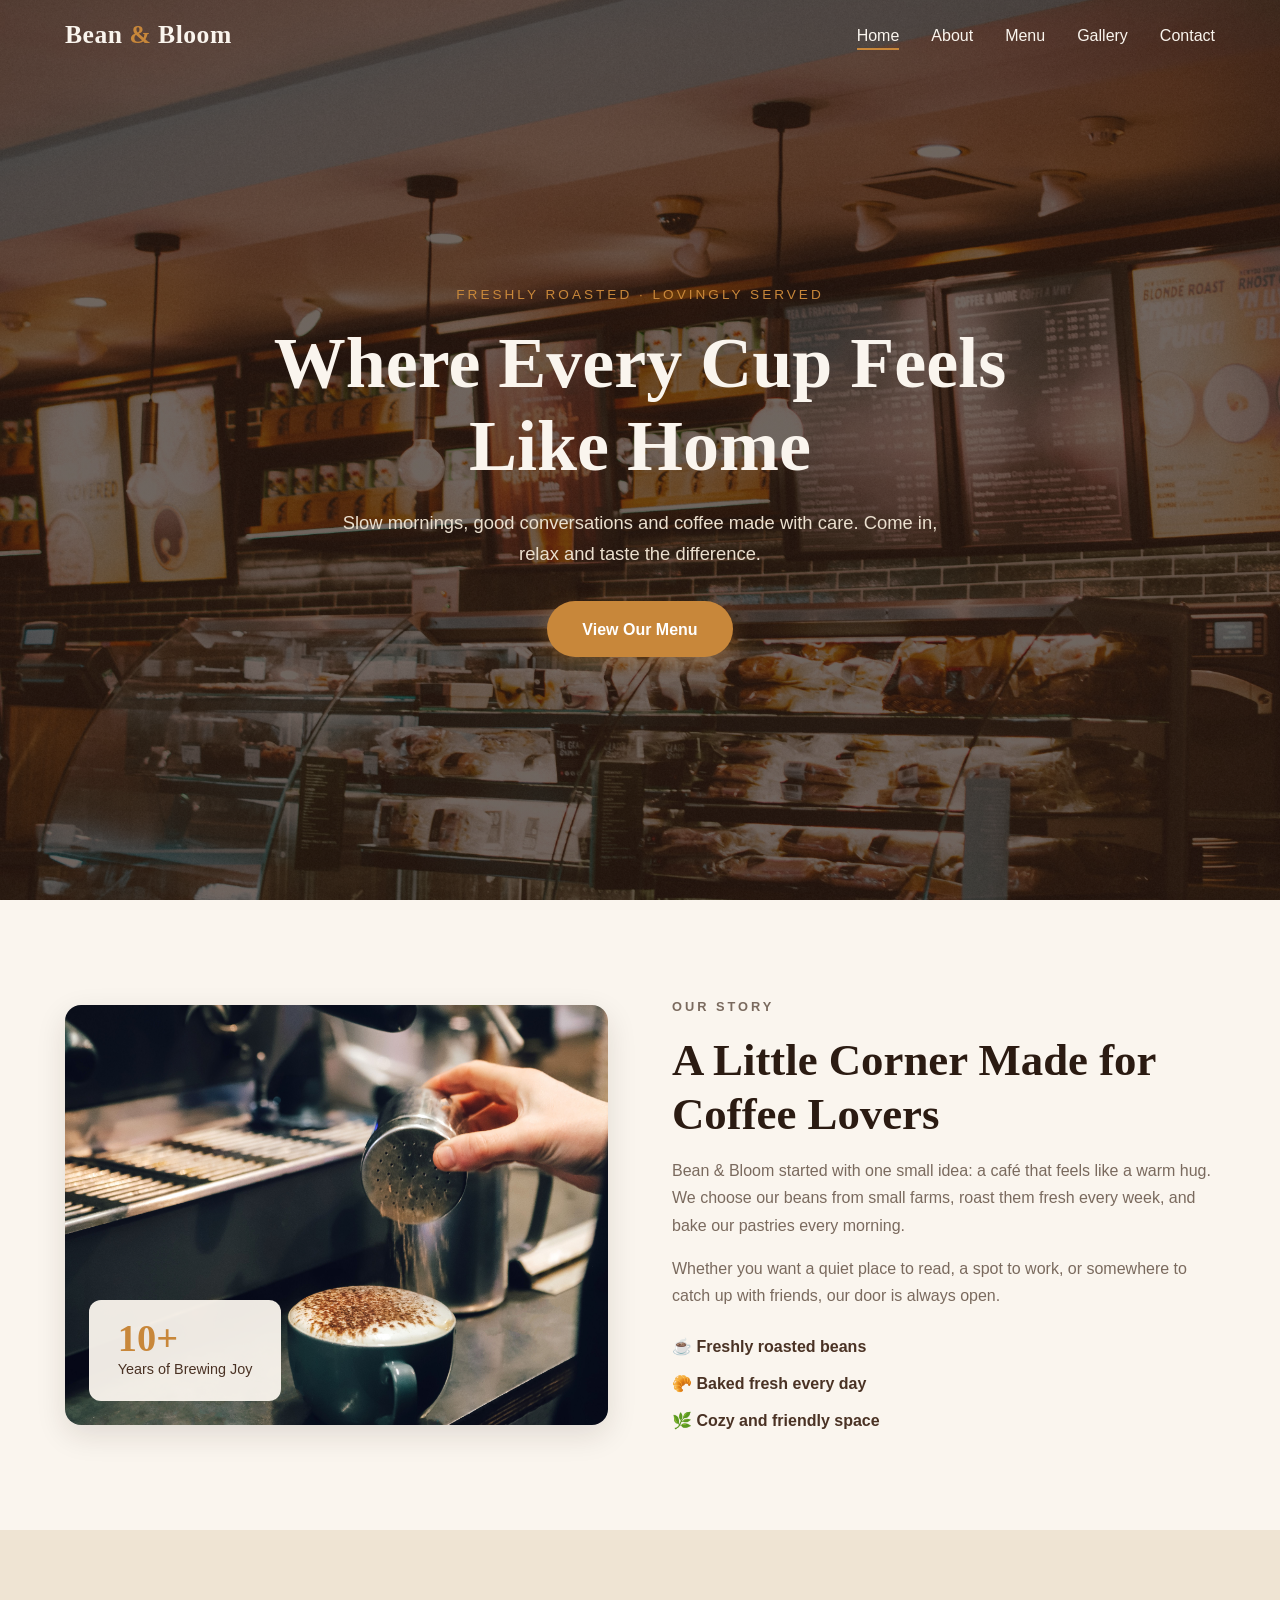
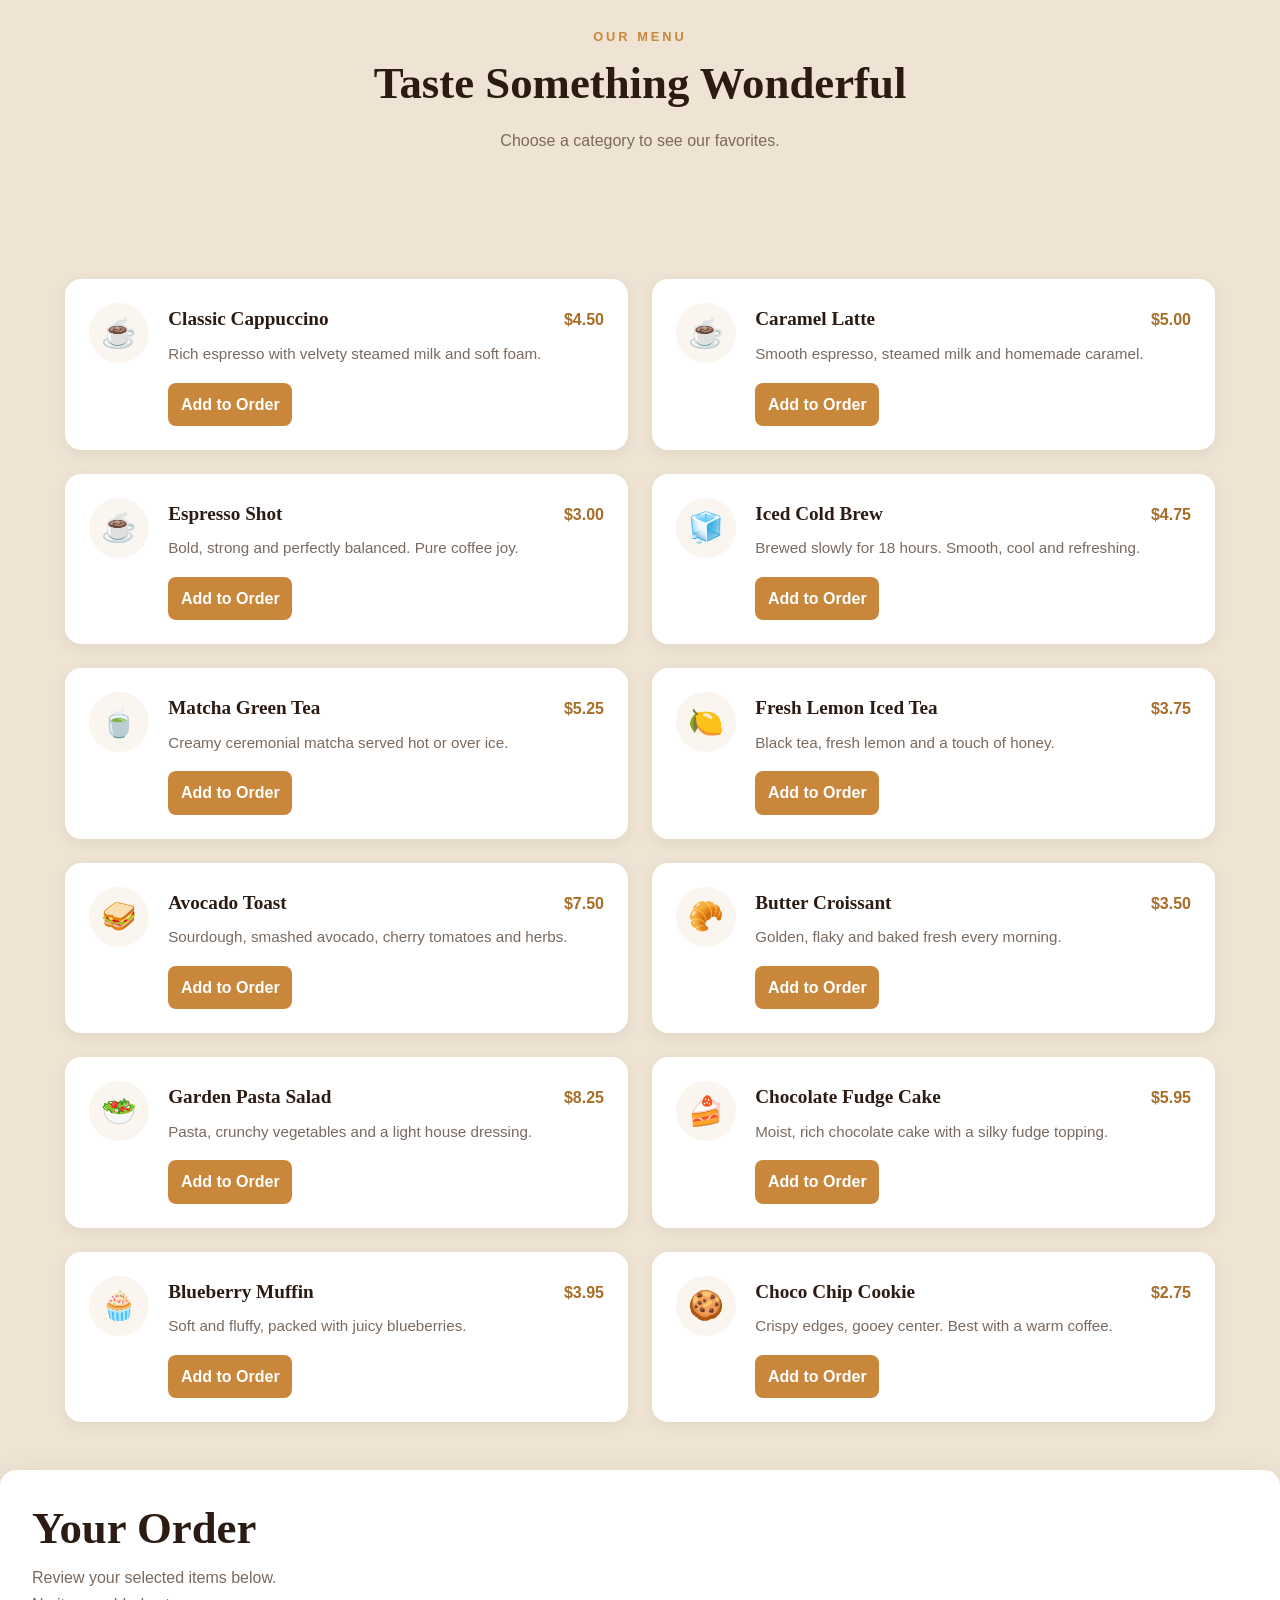
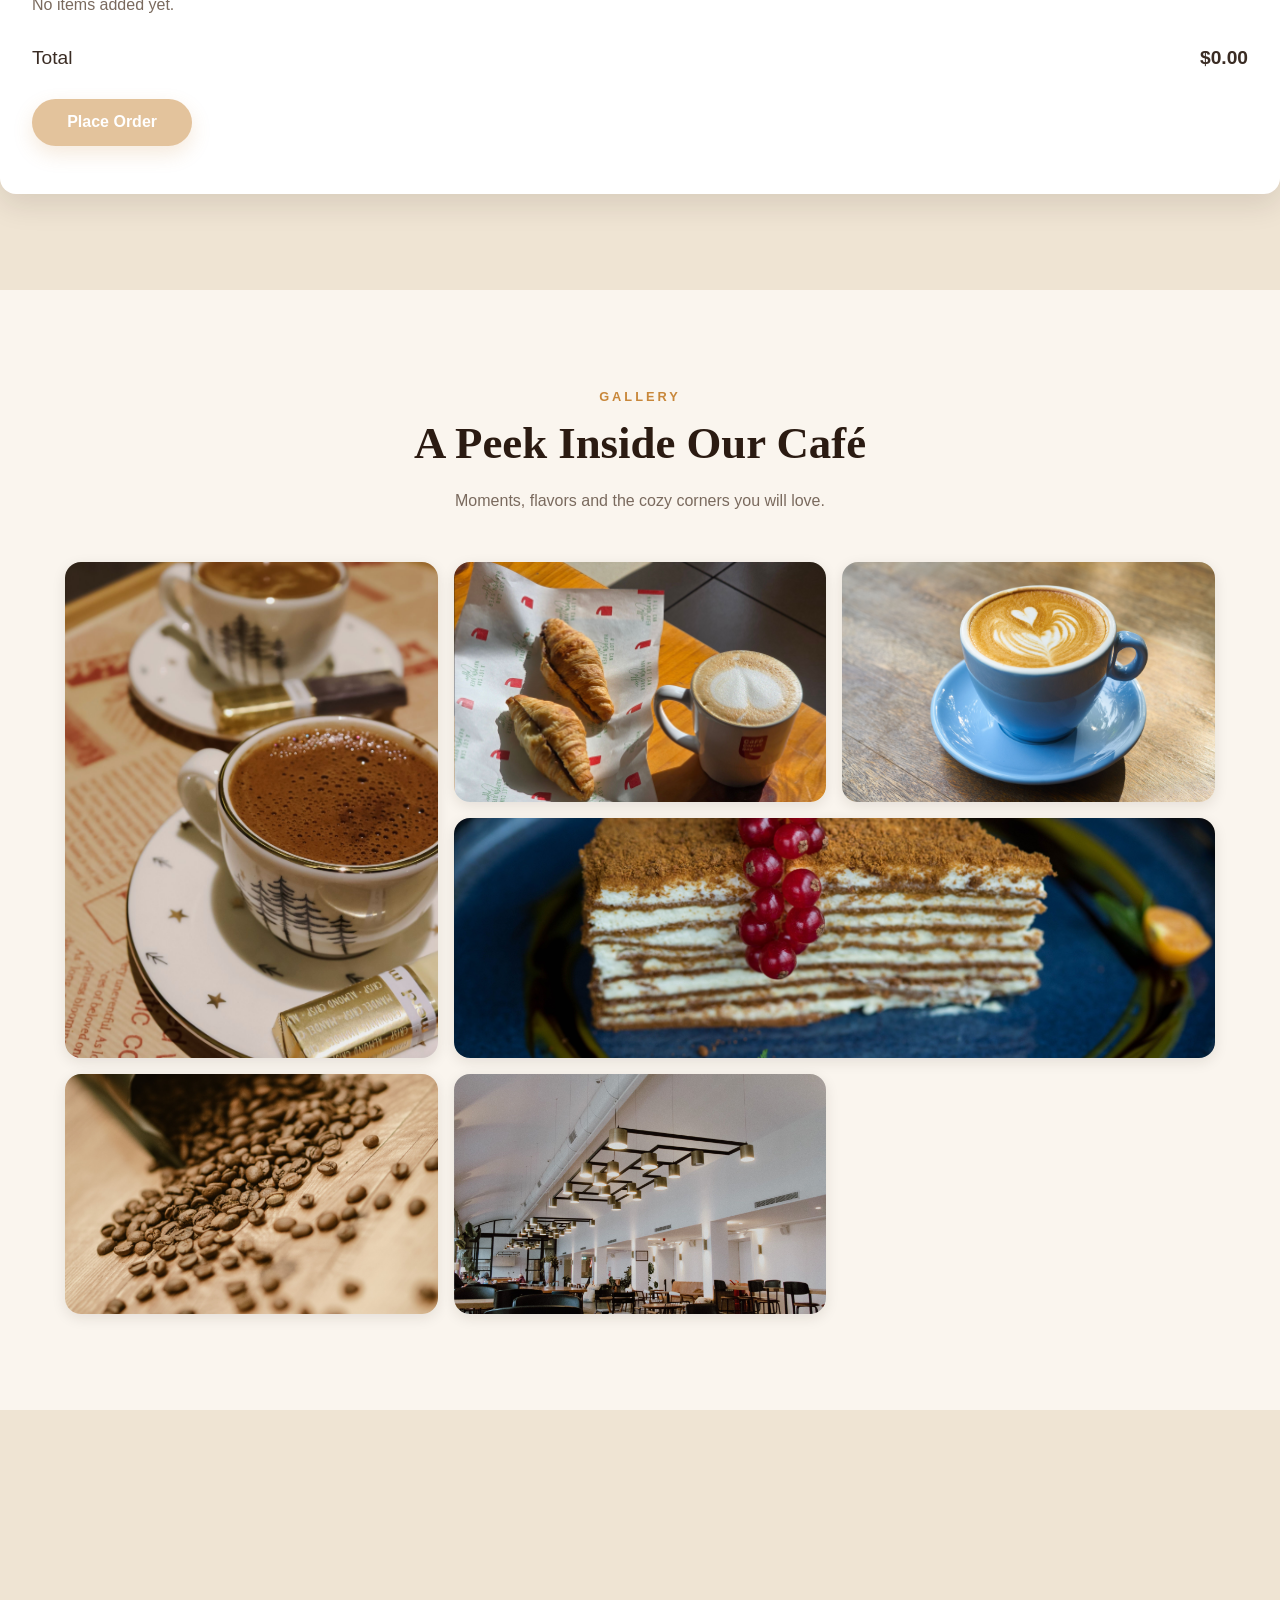
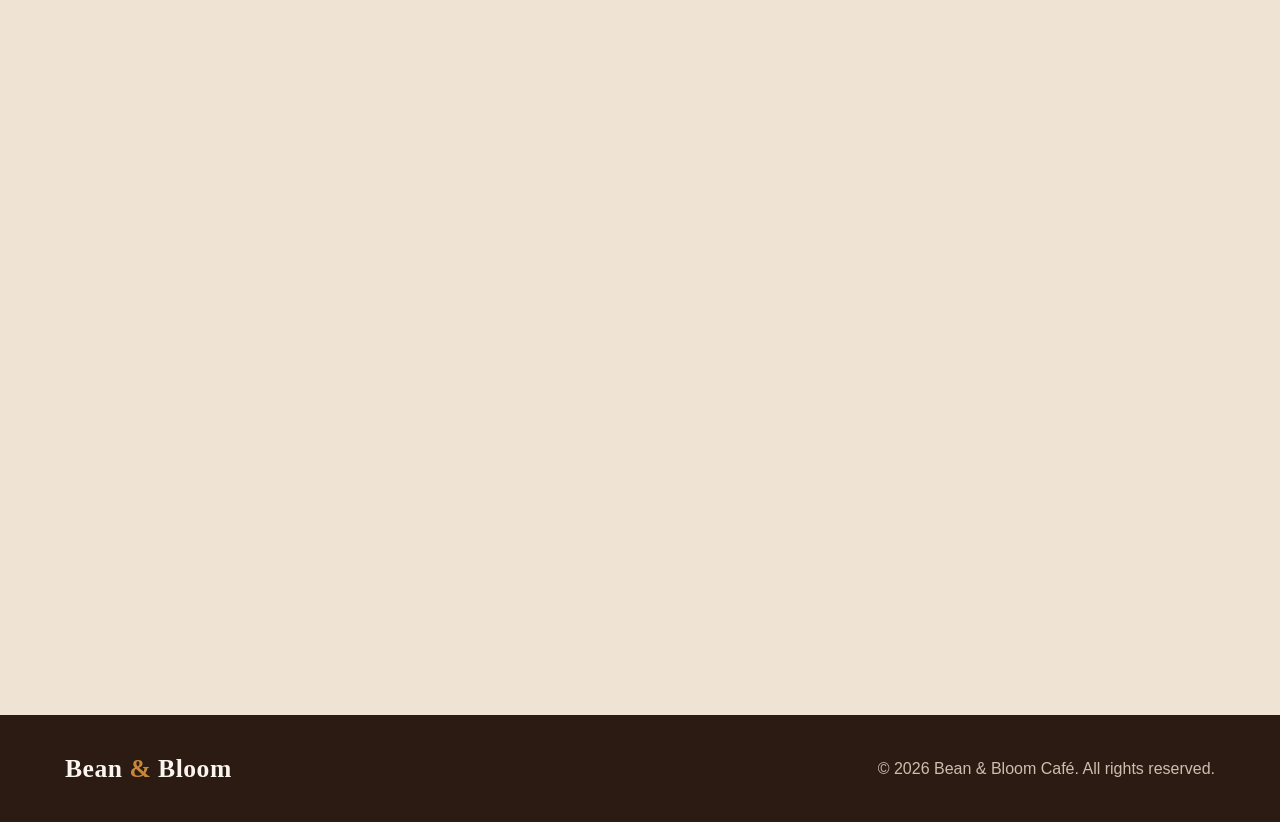
<file: cafe/index.html>
<!DOCTYPE html>
<html lang="en">
<head>
  <meta charset="UTF-8">
  <meta name="viewport" content="width=device-width, initial-scale=1.0">
  <meta name="description" content="Bean & Bloom Café - freshly roasted coffee, homemade food and a warm place to relax.">
  <title>Bean & Bloom Café</title>
  <link rel="stylesheet" href="style.css">
</head>
<body>

  <!-- ========== HEADER / NAVIGATION ========== -->
  <header class="site-header" id="header">
    <div class="container nav-wrap">
      <a href="#home" class="logo">Bean <span>&amp;</span> Bloom</a>

      <button class="nav-toggle" id="navToggle" aria-label="Open menu" aria-expanded="false">
        <span></span>
        <span></span>
        <span></span>
      </button>

      <nav class="nav" id="nav">
        <ul>
          <li><a href="#home" class="nav-link">Home</a></li>
          <li><a href="#about" class="nav-link">About</a></li>
          <li><a href="#menu" class="nav-link">Menu</a></li>
          <li><a href="#gallery" class="nav-link">Gallery</a></li>
          <li><a href="#contact" class="nav-link">Contact</a></li>
        </ul>
      </nav>
    </div>
  </header>

  <main>

    <!-- ========== HERO ========== -->
    <section class="hero" id="home">
      <div class="container hero-content">
        <p class="hero-tag">Freshly Roasted · Lovingly Served</p>
        <h1>Where Every Cup Feels Like Home</h1>
        <p class="hero-text">
          Slow mornings, good conversations and coffee made with care.
          Come in, relax and taste the difference.
        </p>
        <a href="#menu" class="btn">View Our Menu</a>
      </div>
    </section>

    <!-- ========== ABOUT ========== -->
    <section class="section about" id="about">
      <div class="container about-grid">
        <div class="about-visual reveal">
          <div class="about-card">
            <span class="about-number">10+</span>
            <span class="about-label">Years of Brewing Joy</span>
          </div>
        </div>

        <div class="about-text reveal">
          <p class="section-tag">Our Story</p>
          <h2>A Little Corner Made for Coffee Lovers</h2>
          <p>
            Bean &amp; Bloom started with one small idea: a café that feels like
            a warm hug. We choose our beans from small farms, roast them
            fresh every week, and bake our pastries every morning.
          </p>
          <p>
            Whether you want a quiet place to read, a spot to work, or somewhere
            to catch up with friends, our door is always open.
          </p>

          <ul class="about-points">
            <li>☕ Freshly roasted beans</li>
            <li>🥐 Baked fresh every day</li>
            <li>🌿 Cozy and friendly space</li>
          </ul>
        </div>
      </div>
    </section>

    <!-- ========== MENU ========== -->
    <section class="section menu" id="menu">
      <div class="container">
        <div class="section-head reveal">
          <p class="section-tag">Our Menu</p>
          <h2>Taste Something Wonderful</h2>
          <p>Choose a category to see our favorites.</p>
        </div>

        <div class="menu-tabs reveal" id="menuTabs">
          <button class="tab-btn active" data-filter="all">All</button>
          <button class="tab-btn" data-filter="coffee">Coffee</button>
          <button class="tab-btn" data-filter="cold">Cold &amp; Tea</button>
          <button class="tab-btn" data-filter="food">Food</button>
          <button class="tab-btn" data-filter="dessert">Desserts</button>
        </div>

        <div class="menu-grid" id="menuGrid">

          <article class="menu-item" data-category="coffee">
            <div class="menu-icon">☕</div>
            <div class="menu-info">
              <div class="menu-title-row">
                <h3>Classic Cappuccino</h3>
                <span class="price">$4.50</span>
              </div>
              <p>Rich espresso with velvety steamed milk and soft foam.</p>
            </div>
          </article>

          <article class="menu-item" data-category="coffee">
            <div class="menu-icon">☕</div>
            <div class="menu-info">
              <div class="menu-title-row">
                <h3>Caramel Latte</h3>
                <span class="price">$5.00</span>
              </div>
              <p>Smooth espresso, steamed milk and homemade caramel.</p>
            </div>
          </article>

          <article class="menu-item" data-category="coffee">
            <div class="menu-icon">☕</div>
            <div class="menu-info">
              <div class="menu-title-row">
                <h3>Espresso Shot</h3>
                <span class="price">$3.00</span>
              </div>
              <p>Bold, strong and perfectly balanced. Pure coffee joy.</p>
            </div>
          </article>

          <article class="menu-item" data-category="cold">
            <div class="menu-icon">🧊</div>
            <div class="menu-info">
              <div class="menu-title-row">
                <h3>Iced Cold Brew</h3>
                <span class="price">$4.75</span>
              </div>
              <p>Brewed slowly for 18 hours. Smooth, cool and refreshing.</p>
            </div>
          </article>

          <article class="menu-item" data-category="cold">
            <div class="menu-icon">🍵</div>
            <div class="menu-info">
              <div class="menu-title-row">
                <h3>Matcha Green Tea</h3>
                <span class="price">$5.25</span>
              </div>
              <p>Creamy ceremonial matcha served hot or over ice.</p>
            </div>
          </article>

          <article class="menu-item" data-category="cold">
            <div class="menu-icon">🍋</div>
            <div class="menu-info">
              <div class="menu-title-row">
                <h3>Fresh Lemon Iced Tea</h3>
                <span class="price">$3.75</span>
              </div>
              <p>Black tea, fresh lemon and a touch of honey.</p>
            </div>
          </article>

          <article class="menu-item" data-category="food">
            <div class="menu-icon">🥪</div>
            <div class="menu-info">
              <div class="menu-title-row">
                <h3>Avocado Toast</h3>
                <span class="price">$7.50</span>
              </div>
              <p>Sourdough, smashed avocado, cherry tomatoes and herbs.</p>
            </div>
          </article>

          <article class="menu-item" data-category="food">
            <div class="menu-icon">🥐</div>
            <div class="menu-info">
              <div class="menu-title-row">
                <h3>Butter Croissant</h3>
                <span class="price">$3.50</span>
              </div>
              <p>Golden, flaky and baked fresh every morning.</p>
            </div>
          </article>

          <article class="menu-item" data-category="food">
            <div class="menu-icon">🥗</div>
            <div class="menu-info">
              <div class="menu-title-row">
                <h3>Garden Pasta Salad</h3>
                <span class="price">$8.25</span>
              </div>
              <p>Pasta, crunchy vegetables and a light house dressing.</p>
            </div>
          </article>

          <article class="menu-item" data-category="dessert">
            <div class="menu-icon">🍰</div>
            <div class="menu-info">
              <div class="menu-title-row">
                <h3>Chocolate Fudge Cake</h3>
                <span class="price">$5.95</span>
              </div>
              <p>Moist, rich chocolate cake with a silky fudge topping.</p>
            </div>
          </article>

          <article class="menu-item" data-category="dessert">
            <div class="menu-icon">🧁</div>
            <div class="menu-info">
              <div class="menu-title-row">
                <h3>Blueberry Muffin</h3>
                <span class="price">$3.95</span>
              </div>
              <p>Soft and fluffy, packed with juicy blueberries.</p>
            </div>
          </article>

          <article class="menu-item" data-category="dessert">
            <div class="menu-icon">🍪</div>
            <div class="menu-info">
              <div class="menu-title-row">
                <h3>Choco Chip Cookie</h3>
                <span class="price">$2.75</span>
              </div>
              <p>Crispy edges, gooey center. Best with a warm coffee.</p>
            </div>
          </article>

        </div>
            </div>

        <!-- ORDER SUMMARY -->
        <div class="order-box" id="orderBox">
          <h2>Your Order</h2>
          <p class="order-note">Review your selected items below.</p>
          <div id="orderItems">
            <p class="empty-order">No items added yet.</p>
          </div>
          <div class="order-total">
            <span>Total</span>
            <strong id="orderTotal">$0.00</strong>
          </div>
          <button type="button" class="btn" id="placeOrderBtn">
            Place Order
          </button>
          <p id="orderMessage" role="status"></p>
        </div>

      </div>
    </section>

<!-- ========== GALLERY ========== -->
<section class="section gallery" id="gallery">
  <div class="container">
    <div class="section-head reveal">
      <p class="section-tag">Gallery</p>
      <h2>A Peek Inside Our Café</h2>
      <p>Moments, flavors and the cozy corners you will love.</p>
    </div>

    <div class="gallery-grid">
      <div class="gallery-item g1 tall reveal" role="img" aria-label="Traditional Coffee">
        <span>Traditional Coffee</span>
      </div>

      <div class="gallery-item g2 reveal" role="img" aria-label="Freshly Baked Croissants">
        <span>Freshly Baked Croissants</span>
      </div>

      <div class="gallery-item g3 reveal" role="img" aria-label="Latte Art">
        <span>Latte Art</span>
      </div>

      <div class="gallery-item g4 wide reveal" role="img" aria-label="Layered Cake">
        <span>Layered Cake</span>
      </div>

      <div class="gallery-item g5 reveal" role="img" aria-label="Fresh Coffee Beans">
        <span>Fresh Coffee Beans</span>
      </div>

      <div class="gallery-item g6 reveal" role="img" aria-label="Café Interior">
        <span>Café Interior</span>
      </div>
    </div>
  </div>
</section>
    <!-- ========== CONTACT ========== -->
    <section class="section contact" id="contact">
      <div class="container">
        <div class="section-head reveal">
          <p class="section-tag">Contact</p>
          <h2>Come Say Hello</h2>
          <p>We would love to see you. Visit us or send a message.</p>
        </div>

        <div class="contact-grid">

          <div class="contact-info reveal">
            <div class="info-block">
              <h3>📍  Visit Us</h3>
              <p>Location details coming soon.</p>
            </div>

            <div class="info-block">
              <h3>🕒  Sample Opening Hours</h3>
              <ul class="hours">
                <li><span>Monday – Friday</span><span>7:00 AM – 9:00 PM</span></li>
                <li><span>Saturday</span><span>8:00 AM – 10:00 PM</span></li>
                <li><span>Sunday</span><span>8:00 AM – 8:00 PM</span></li>
              </ul>
            </div>

            <div class="info-block">
            <h3>Get in Touch</h3>

<p>
  <a href="https://mail.google.com/mail/?view=cm&fs=1&to=gopikathilaga64@gmail.com" target="_blank" rel="noopener noreferrer">
    gopikathilaga64@gmail.com
  </a>
</p>

            </div>
          </div>

          <form class="contact-form reveal" id="contactForm" novalidate>
  <input type="hidden" name="access_key" value="8c464ba4-e231-48b7-81b8-5ef0cf043903">
  <input type="hidden" name="subject" value="New message from Bean & Bloom Café">
  <input type="hidden" name="from_name" value="Bean & Bloom Café">
            <div class="form-group">
              <label for="name">Your Name</label>
              <input type="text" id="name" name="name" placeholder="Enter your name">
            </div>

            <div class="form-group">
              <label for="email">Your Email</label>
              <input type="email" id="email" name="email" placeholder="Enter your email">
            </div>

            <div class="form-group">
              <label for="message">Your Message</label>
              <textarea id="message" name="message" rows="5" placeholder="Write your message here"></textarea>
            </div>

            <button type="submit" class="btn btn-full">Send Message</button>
            <p class="form-message" id="formMessage" role="status"></p>
          </form>

        </div>
      </div>
    </section>

  </main>

  <!-- ========== FOOTER ========== -->
  <footer class="footer">
    <div class="container footer-wrap">
      <a href="#home" class="logo">Bean <span>&amp;</span> Bloom</a>
      <p>&copy; <span id="year"></span> Bean &amp; Bloom Café. All rights reserved.</p>
    </div>
  </footer>

  <script src="script.js"></script>
</body>
</html>
</file>
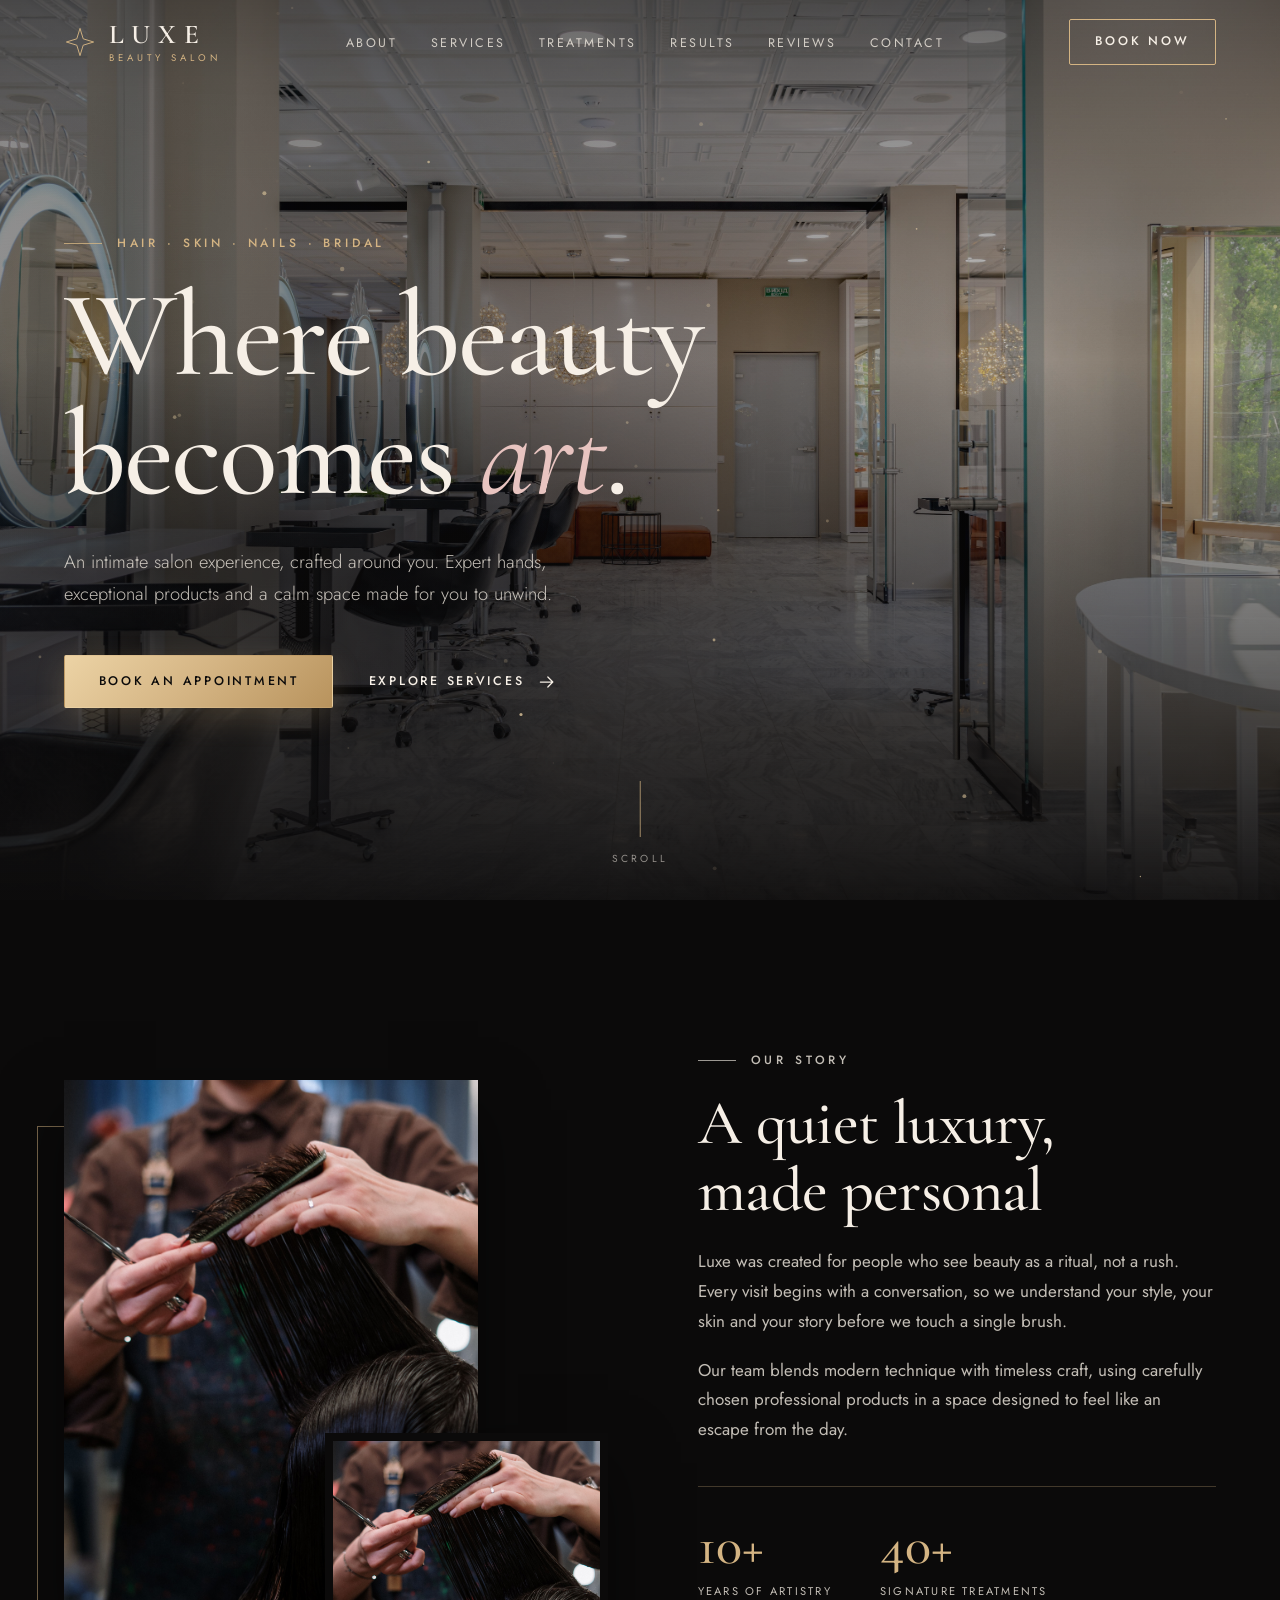
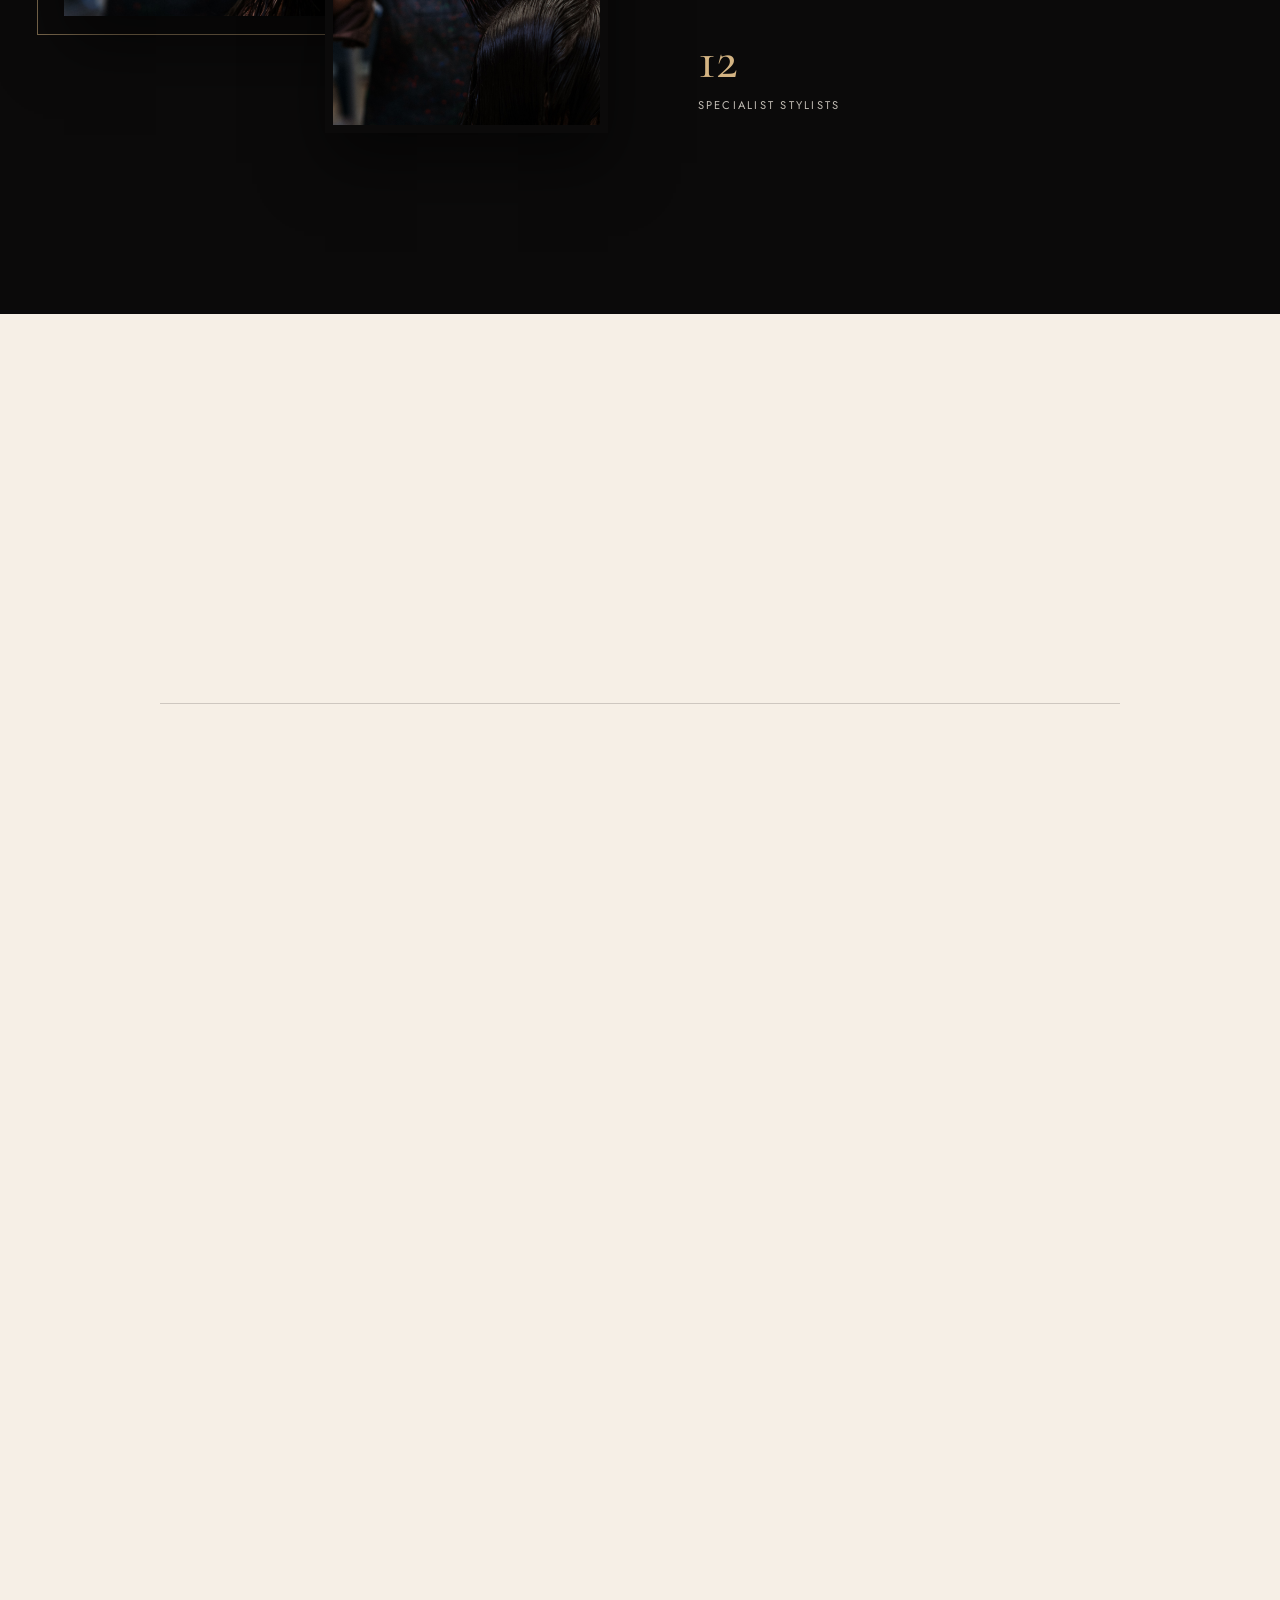
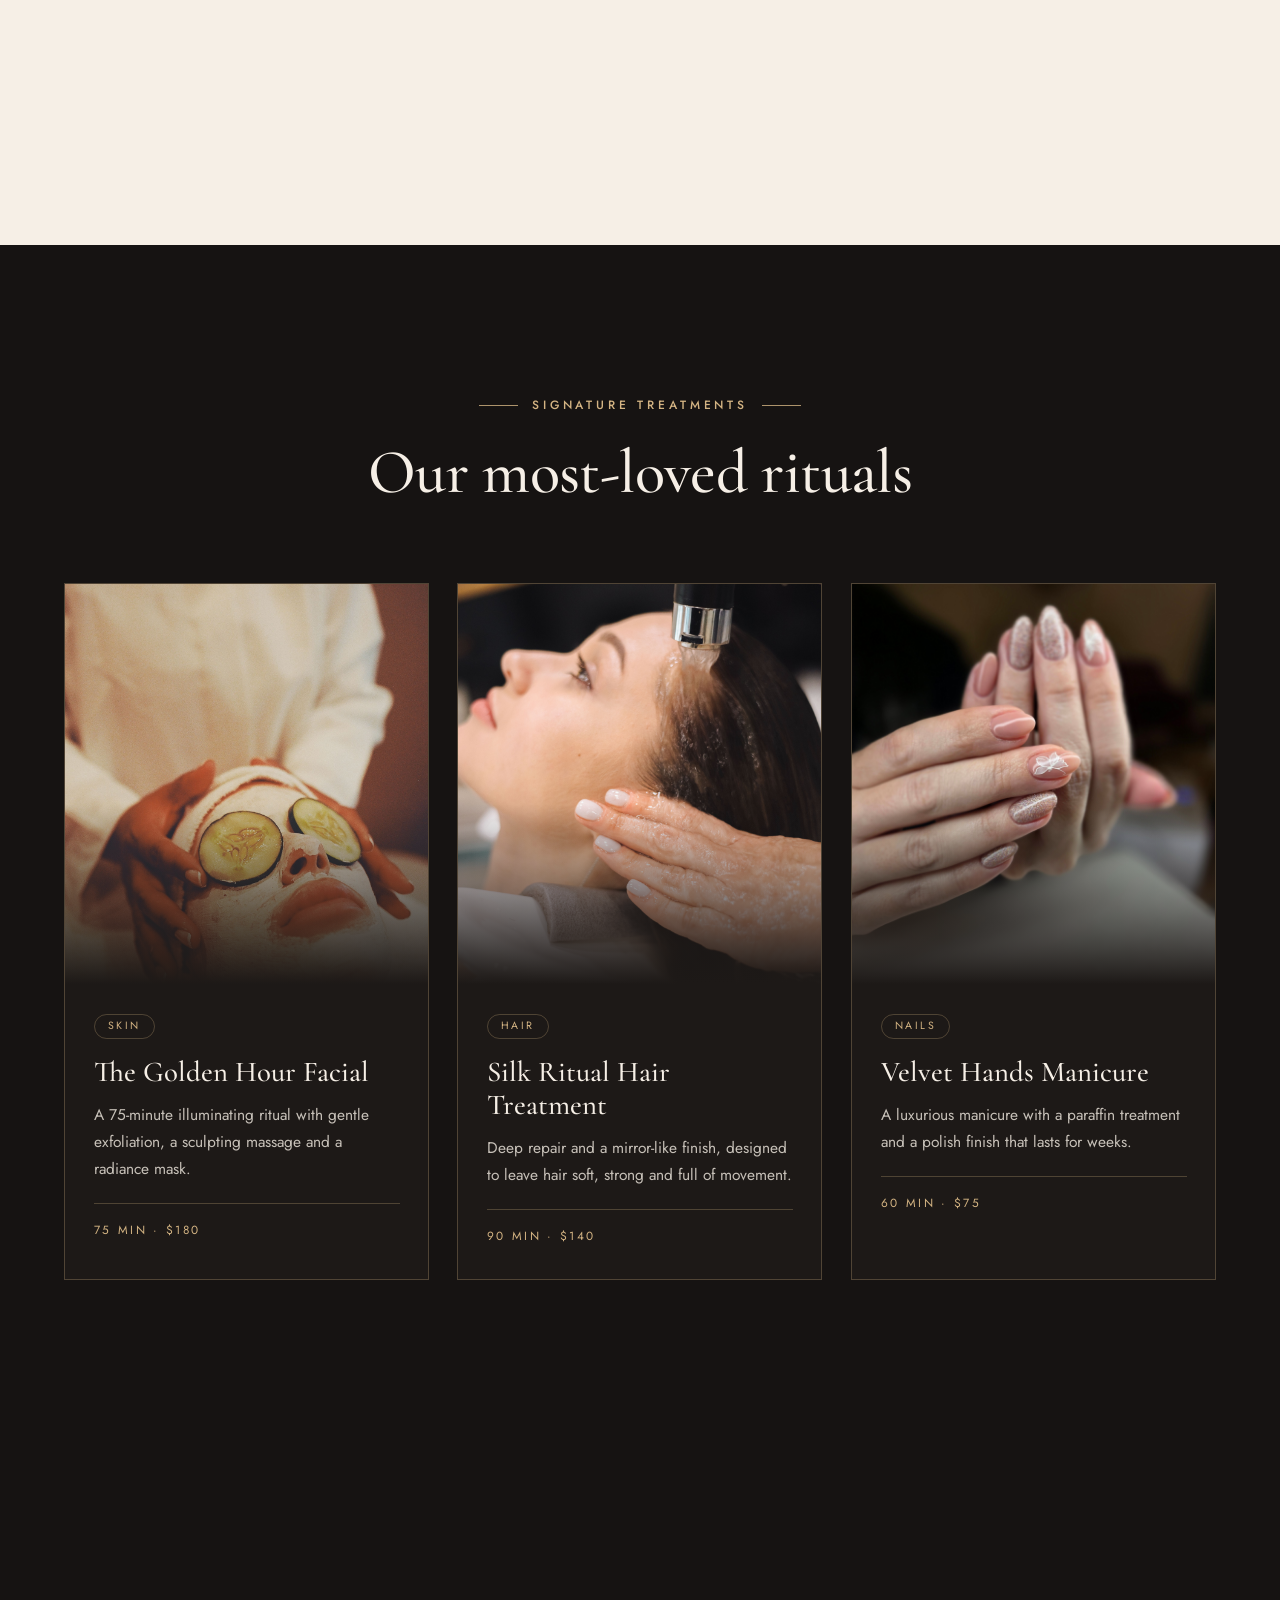
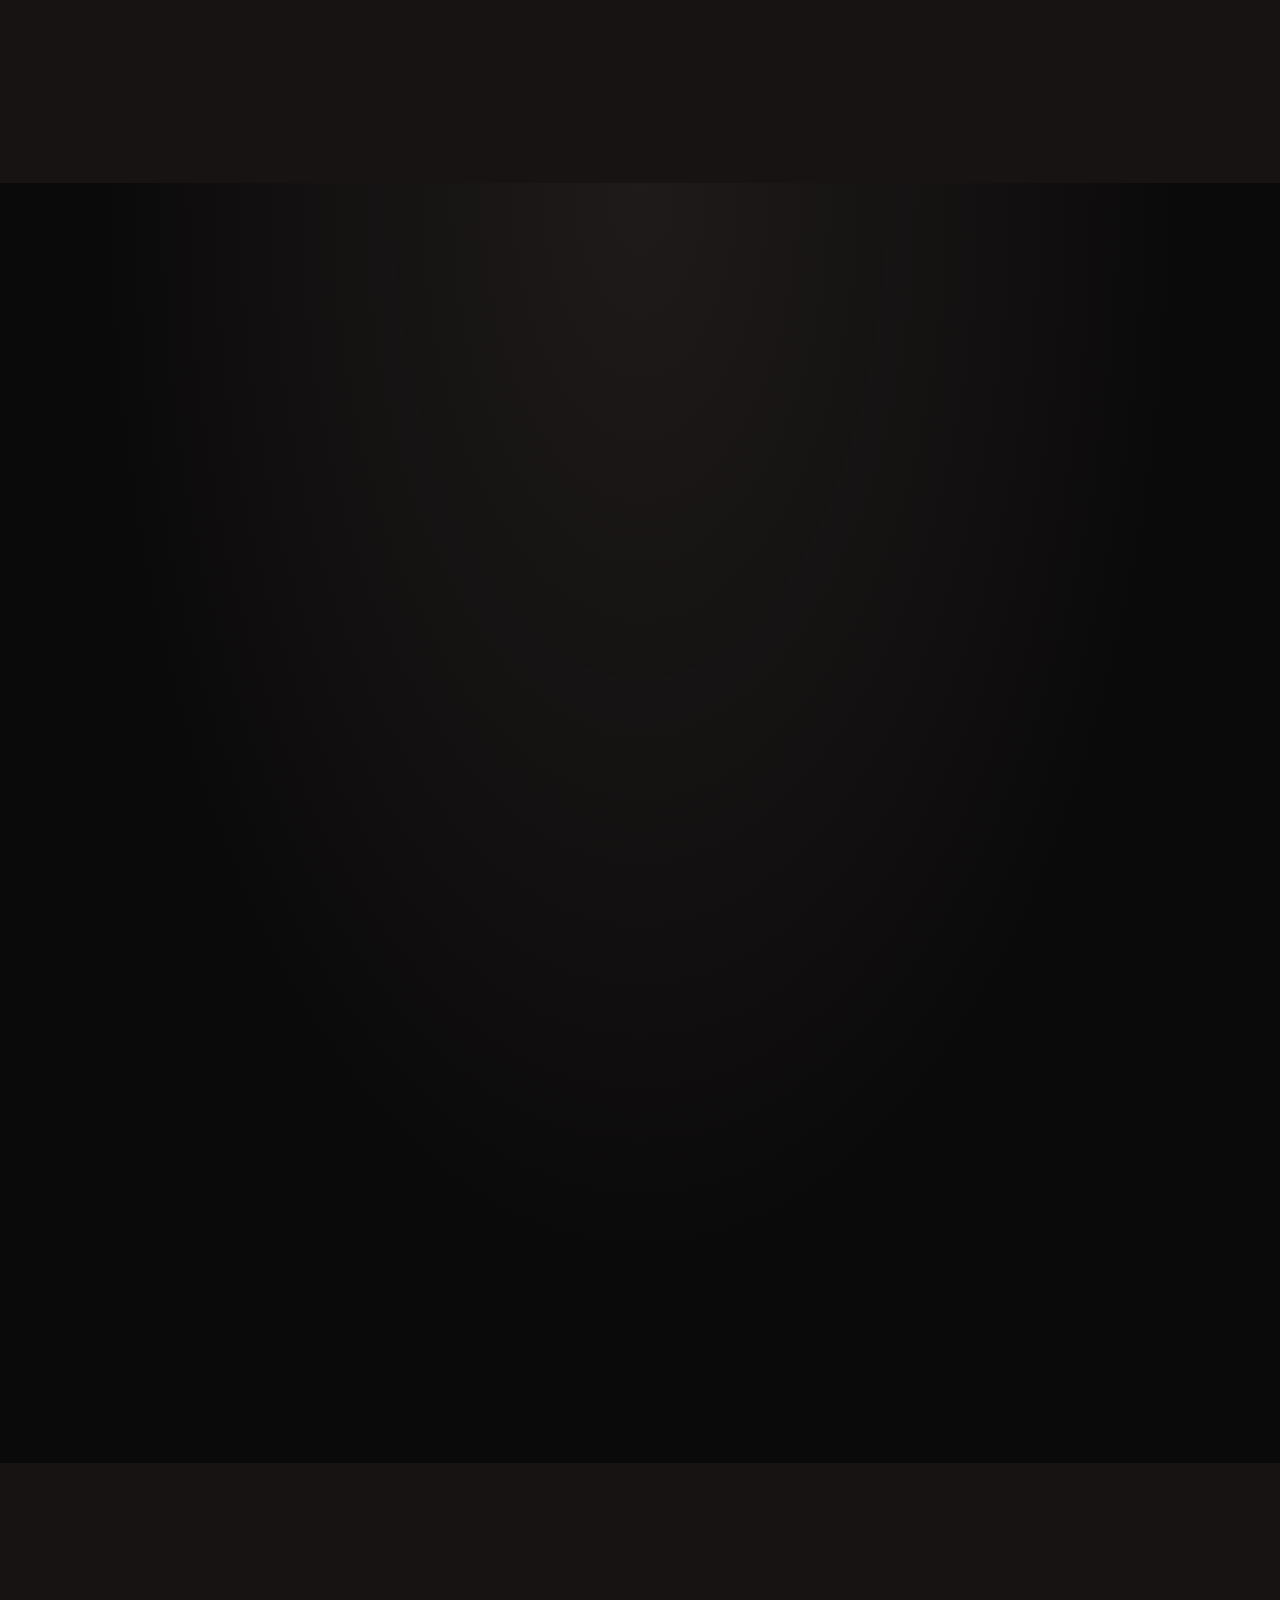
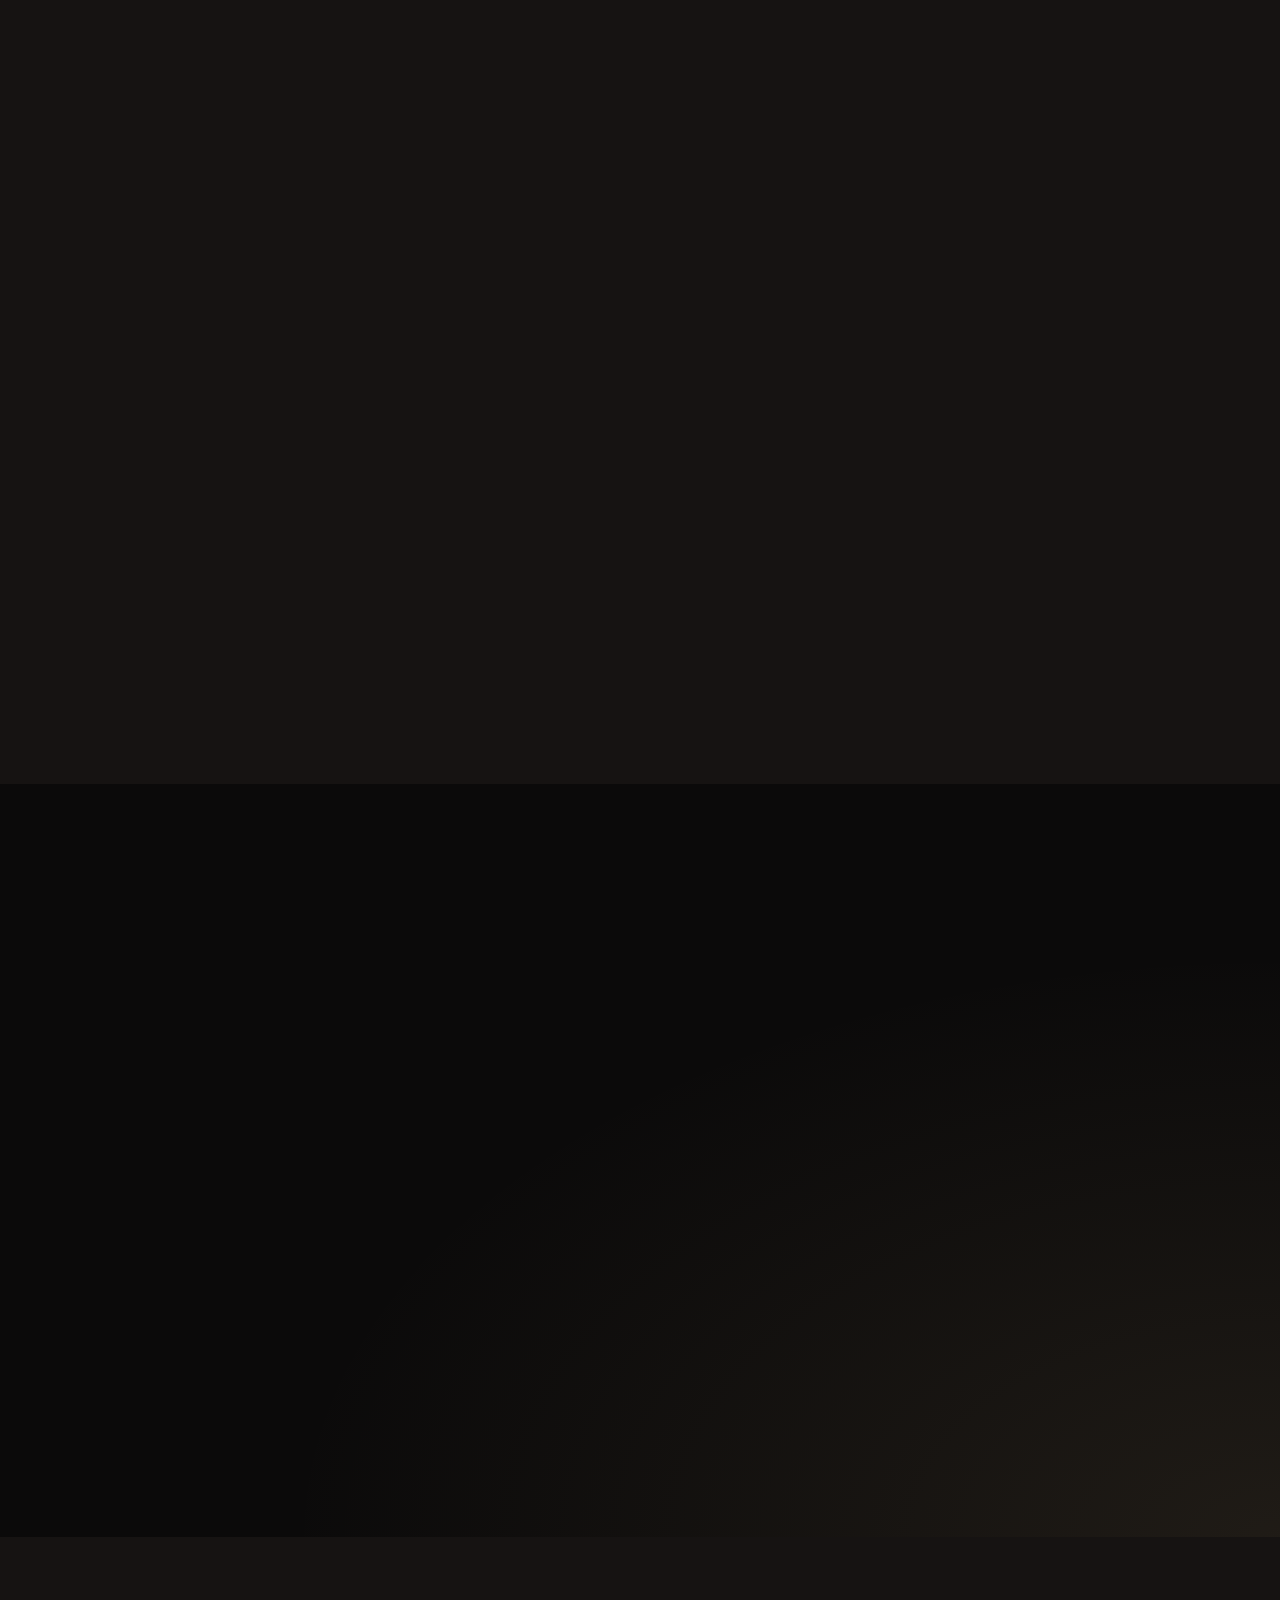
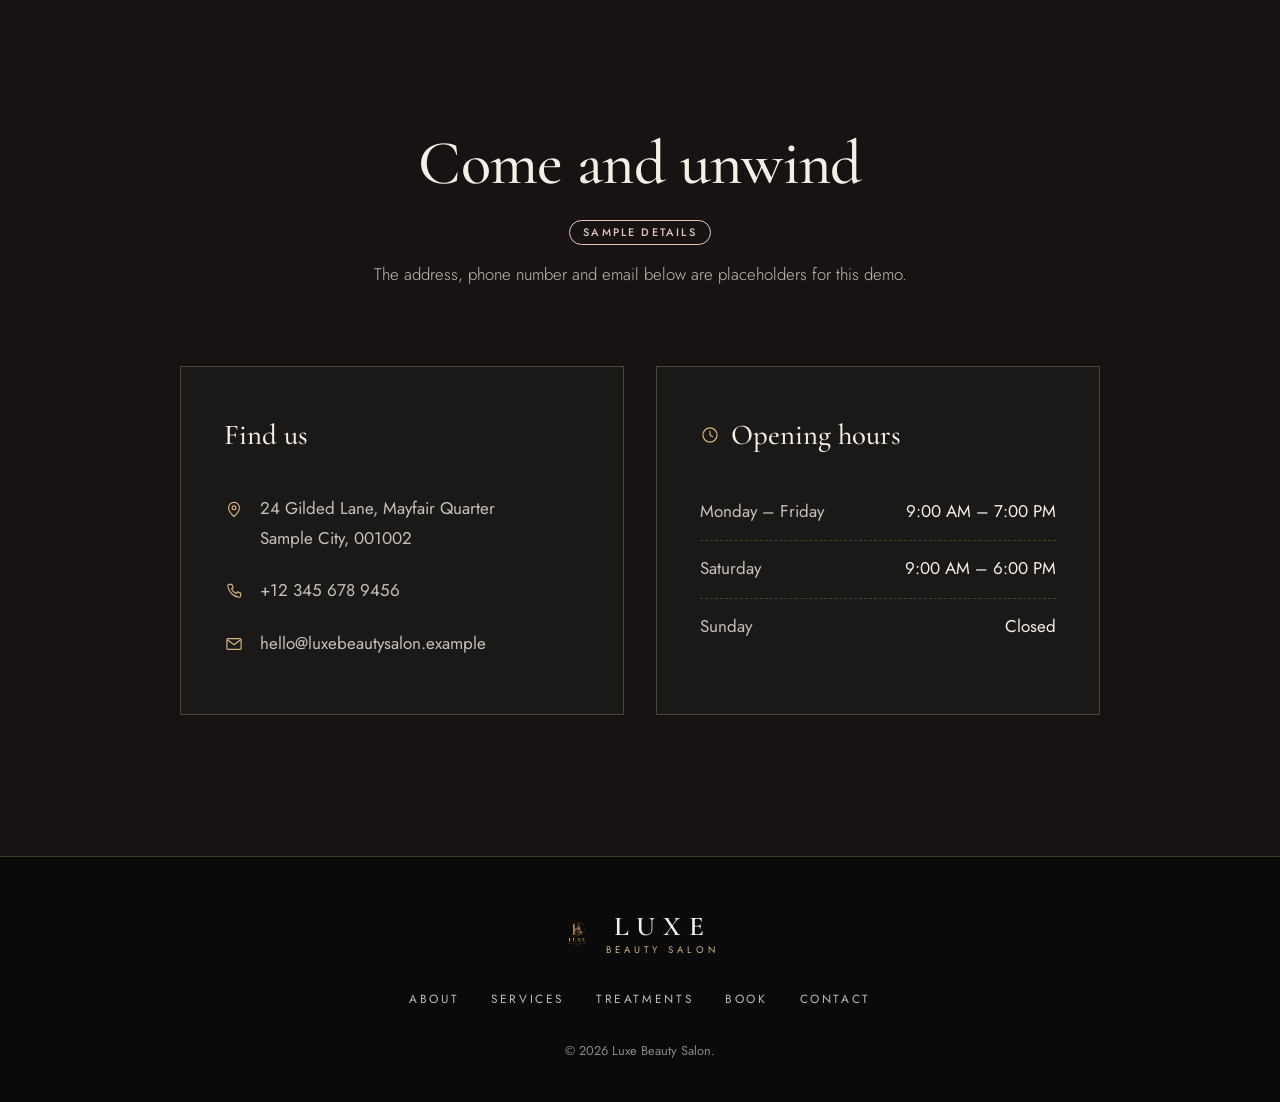
<file: salon/index.html>
<!DOCTYPE html>
<html lang="en">
<head>
  <meta charset="UTF-8">
  <meta name="viewport" content="width=device-width, initial-scale=1.0">
  <meta name="description" content="Luxe Beauty Salon - a premium salon for hair, skin, nails and bridal beauty. Portfolio demo website.">
  <meta name="theme-color" content="#0b0a0a">
  <title>Luxe Beauty Salon | Where Beauty Becomes Art</title>

  <!-- Marks the page as "JavaScript is on". The CSS uses this so nothing stays hidden if JavaScript fails. -->
  <script>document.documentElement.classList.add("js");</script>

  <!-- Google Fonts (free). If they fail to load, the CSS falls back to Georgia and system fonts. -->
  <link rel="preconnect" href="https://fonts.googleapis.com">
  <link rel="preconnect" href="https://fonts.gstatic.com" crossorigin>
  <link href="https://fonts.googleapis.com/css2?family=Cormorant+Garamond:ital,wght@0,400;0,500;0,600;1,400;1,500&family=Jost:wght@300;400;500&display=swap" rel="stylesheet">

  <!-- Your styles -->
  <link rel="stylesheet" href="style.css">
</head>
<body>

  <!-- ===== ICON SET (small line icons used across the page; hidden from view) ===== -->
  <svg width="0" height="0" style="position:absolute" aria-hidden="true" focusable="false">
    <symbol id="icon-arrow" viewBox="0 0 24 24"><path d="M4 12h15M13 6l6 6-6 6" fill="none" stroke="currentColor" stroke-width="1.5" stroke-linecap="round" stroke-linejoin="round"/></symbol>
    <symbol id="icon-chevron-left" viewBox="0 0 24 24"><path d="M15 5l-7 7 7 7" fill="none" stroke="currentColor" stroke-width="1.5" stroke-linecap="round" stroke-linejoin="round"/></symbol>
    <symbol id="icon-chevron-right" viewBox="0 0 24 24"><path d="M9 5l7 7-7 7" fill="none" stroke="currentColor" stroke-width="1.5" stroke-linecap="round" stroke-linejoin="round"/></symbol>
    <symbol id="icon-pin" viewBox="0 0 24 24"><path d="M12 21s-6.5-5.6-6.5-10.5a6.5 6.5 0 1 1 13 0C18.5 15.4 12 21 12 21z" fill="none" stroke="currentColor" stroke-width="1.4" stroke-linejoin="round"/><circle cx="12" cy="10.5" r="2.3" fill="none" stroke="currentColor" stroke-width="1.4"/></symbol>
    <symbol id="icon-clock" viewBox="0 0 24 24"><circle cx="12" cy="12" r="8.5" fill="none" stroke="currentColor" stroke-width="1.4"/><path d="M12 7.5V12l3 2" fill="none" stroke="currentColor" stroke-width="1.4" stroke-linecap="round" stroke-linejoin="round"/></symbol>
    <symbol id="icon-phone" viewBox="0 0 24 24"><path d="M6.5 4h3l1.5 4-2 1.3a11 11 0 0 0 5.7 5.7l1.3-2 4 1.5v3a2 2 0 0 1-2.2 2A16 16 0 0 1 4.5 6.2 2 2 0 0 1 6.5 4z" fill="none" stroke="currentColor" stroke-width="1.4" stroke-linejoin="round"/></symbol>
    <symbol id="icon-mail" viewBox="0 0 24 24"><rect x="3.5" y="5.5" width="17" height="13" rx="1.5" fill="none" stroke="currentColor" stroke-width="1.4"/><path d="M4 7l8 6 8-6" fill="none" stroke="currentColor" stroke-width="1.4" stroke-linecap="round" stroke-linejoin="round"/></symbol>
    <symbol id="icon-quote" viewBox="0 0 32 24"><path d="M0 24V13.5C0 6 4 1.5 11 0l1 2.6C8 4 6.4 6.4 6.2 10H12v14H0zm18 0V13.5C18 6 22 1.5 29 0l1 2.6c-4 1.4-5.6 3.8-5.8 7.4H30v14H18z" fill="currentColor"/></symbol>
    <symbol id="icon-diamond" viewBox="0 0 24 24"><path d="M12 2l2.4 7.6L22 12l-7.6 2.4L12 22l-2.4-7.6L2 12l7.6-2.4z" fill="none" stroke="currentColor" stroke-width="1.2" stroke-linejoin="round"/></symbol>
    <symbol id="icon-drag" viewBox="0 0 24 24"><path d="M9 7l-5 5 5 5M15 7l5 5-5 5" fill="none" stroke="currentColor" stroke-width="1.6" stroke-linecap="round" stroke-linejoin="round"/></symbol>
  </svg>

  <!-- Lets keyboard users jump straight to the content -->
  <a href="#main" class="skip-link">Skip to main content</a>

  <!-- ===== 1. NAVIGATION ===== -->
  <header class="site-header" id="siteHeader">
    <div class="container header-inner">

      <a href="#home" class="logo" aria-label="Luxe Beauty Salon - back to top">
        <svg class="logo-mark" viewBox="0 0 40 40" aria-hidden="true" focusable="false">
          <path d="M20 3l4 13 13 4-13 4-4 13-4-13-13-4 13-4z" fill="none" stroke="currentColor" stroke-width="1.2" stroke-linejoin="round"/>
        </svg>
        <span class="logo-text">LUXE <small>Beauty Salon</small></span>
      </a>

      <nav class="primary-nav" id="primaryNav" aria-label="Main navigation">
        <ul class="nav-list">
          <li><a href="#about" class="nav-link">About</a></li>
          <li><a href="#services" class="nav-link">Services</a></li>
          <li><a href="#treatments" class="nav-link">Treatments</a></li>
          <li><a href="#results" class="nav-link">Results</a></li>
          <li><a href="#reviews" class="nav-link">Reviews</a></li>
          <li><a href="#contact" class="nav-link">Contact</a></li>
          <li class="nav-book"><a href="#booking" class="btn btn-gold">Book an Appointment</a></li>
        </ul>
      </nav>

      <a href="#booking" class="btn btn-outline header-cta" data-magnetic>Book Now</a>

      <button class="menu-toggle" id="menuToggle" type="button" aria-expanded="false" aria-controls="primaryNav" aria-label="Open menu">
        <span></span>
        <span></span>
      </button>

    </div>
  </header>

  <main id="main">

    <!-- ===== 2. HERO ===== -->
    <section class="hero" id="home" aria-labelledby="heroTitle">
      <div class="hero-media" aria-hidden="true"></div>
      <div class="hero-overlay" aria-hidden="true"></div>
      <canvas class="hero-dust" id="goldDust" aria-hidden="true"></canvas>

      <div class="container hero-content">
        <p class="eyebrow hero-eyebrow">Hair &middot; Skin &middot; Nails &middot; Bridal</p>

        <h1 class="hero-title" id="heroTitle">
          <span class="line"><span class="line-inner">Where beauty</span></span>
          <span class="line"><span class="line-inner">becomes <em>art</em>.</span></span>
        </h1>

        <p class="hero-text">
          An intimate salon experience, crafted around you. Expert hands,
          exceptional products and a calm space made for you to unwind.
        </p>

        <div class="hero-actions">
          <a href="#booking" class="btn btn-gold" data-magnetic>Book an Appointment</a>
          <a href="#services" class="link-arrow">
            Explore Services
            <svg class="icon" aria-hidden="true" focusable="false"><use href="#icon-arrow"></use></svg>
          </a>
        </div>
      </div>

      <a href="#about" class="scroll-cue" aria-label="Scroll to the About section">
        <span class="scroll-cue-line"></span>
        <span class="scroll-cue-text">Scroll</span>
      </a>
    </section>

    <!-- ===== 3. ABOUT ===== -->
    <section class="section about" id="about" aria-labelledby="aboutTitle">
      <div class="container about-grid">

        <div class="about-visual" data-reveal>
          <div class="about-img about-img-1" role="img" aria-label="Salon interior with warm lighting and styling chairs"></div>
          <div class="about-img about-img-2" role="img" aria-label="Close-up of a stylist preparing hair products"></div>
          <span class="about-frame" aria-hidden="true"></span>
        </div>

        <div class="about-copy">
          <p class="eyebrow" data-reveal>Our Story</p>
          <h2 class="section-title" id="aboutTitle" data-reveal>A quiet luxury, made personal</h2>
          <p data-reveal>
            Luxe was created for people who see beauty as a ritual, not a rush.
            Every visit begins with a conversation, so we understand your style,
            your skin and your story before we touch a single brush.
          </p>
          <p data-reveal>
            Our team blends modern technique with timeless craft, using
            carefully chosen professional products in a space designed to feel
            like an escape from the day.
          </p>

          <ul class="stats" data-reveal>
            <li>
              <span class="stat-number"><span data-count="10">10</span>+</span>
              <span class="stat-label">Years of artistry</span>
            </li>
            <li>
              <span class="stat-number"><span data-count="40">40</span>+</span>
              <span class="stat-label">Signature treatments</span>
            </li>
            <li>
              <span class="stat-number"><span data-count="12">12</span></span>
              <span class="stat-label">Specialist stylists</span>
            </li>
          </ul>
          <p class="demo-note" data-reveal>Sample figures for this portfolio demo.</p>
        </div>

      </div>
    </section>

    <!-- ===== 4. SERVICES ===== -->
    <section class="section services" id="services" aria-labelledby="servicesTitle">
      <div class="container">

        <div class="section-head">
          <p class="eyebrow" data-reveal>Beauty Services</p>
          <h2 class="section-title" id="servicesTitle" data-reveal>Crafted for every detail</h2>
          <p class="section-lead" data-reveal>
            Prices are samples for this demo. Choose a service to start a booking request.
          </p>
        </div>

        <ol class="service-list">

          <li class="service-row" data-reveal>
            <span class="service-number">01</span>
            <div class="service-body">
              <h3>Hair Styling &amp; Colour</h3>
              <p>Precision cuts, glossy colour and finishing that holds its shape beautifully.</p>
            </div>
            <span class="service-price">From $85</span>
            <a href="#booking" class="service-book" data-service="hair" aria-label="Book Hair Styling and Colour">
              <svg class="icon" aria-hidden="true" focusable="false"><use href="#icon-arrow"></use></svg>
            </a>
          </li>

          <li class="service-row" data-reveal>
            <span class="service-number">02</span>
            <div class="service-body">
              <h3>Signature Facials</h3>
              <p>Deeply restorative skin care tailored to your skin, from radiance to renewal.</p>
            </div>
            <span class="service-price">From $110</span>
            <a href="#booking" class="service-book" data-service="facial" aria-label="Book Signature Facials">
              <svg class="icon" aria-hidden="true" focusable="false"><use href="#icon-arrow"></use></svg>
            </a>
          </li>

          <li class="service-row" data-reveal>
            <span class="service-number">03</span>
            <div class="service-body">
              <h3>Manicure &amp; Pedicure</h3>
              <p>Meticulous nail care with long-wear polish and a relaxing hand and foot massage.</p>
            </div>
            <span class="service-price">From $55</span>
            <a href="#booking" class="service-book" data-service="nails" aria-label="Book Manicure and Pedicure">
              <svg class="icon" aria-hidden="true" focusable="false"><use href="#icon-arrow"></use></svg>
            </a>
          </li>

          <li class="service-row" data-reveal>
            <span class="service-number">04</span>
            <div class="service-body">
              <h3>Brows &amp; Lashes</h3>
              <p>Shaping, tinting and lifting that frame the eyes and keep a natural look.</p>
            </div>
            <span class="service-price">From $45</span>
            <a href="#booking" class="service-book" data-service="brows" aria-label="Book Brows and Lashes">
              <svg class="icon" aria-hidden="true" focusable="false"><use href="#icon-arrow"></use></svg>
            </a>
          </li>

          <li class="service-row" data-reveal>
            <span class="service-number">05</span>
            <div class="service-body">
              <h3>Bridal &amp; Occasion Makeup</h3>
              <p>Soft, camera-ready looks with a trial session so you feel completely certain.</p>
            </div>
            <span class="service-price">From $150</span>
            <a href="#booking" class="service-book" data-service="bridal" aria-label="Book Bridal and Occasion Makeup">
              <svg class="icon" aria-hidden="true" focusable="false"><use href="#icon-arrow"></use></svg>
            </a>
          </li>

          <li class="service-row" data-reveal>
            <span class="service-number">06</span>
            <div class="service-body">
              <h3>Spa &amp; Massage Rituals</h3>
              <p>Slow, restorative treatments that release tension and leave you glowing.</p>
            </div>
            <span class="service-price">From $95</span>
            <a href="#booking" class="service-book" data-service="spa" aria-label="Book Spa and Massage Rituals">
              <svg class="icon" aria-hidden="true" focusable="false"><use href="#icon-arrow"></use></svg>
            </a>
          </li>

        </ol>
      </div>
    </section>

    <!-- ===== 5. SIGNATURE TREATMENTS AND OFFERS ===== -->
    <section class="section treatments" id="treatments" aria-labelledby="treatmentsTitle">
      <div class="container">

        <div class="section-head">
          <p class="eyebrow" data-reveal>Signature Treatments</p>
          <h2 class="section-title" id="treatmentsTitle" data-reveal>Our most-loved rituals</h2>
        </div>

        <div class="treat-grid">

          <article class="treat-card" data-tilt data-reveal>
            <div class="treat-media treat-1" role="img" aria-label="Glowing skin after a facial treatment"></div>
            <div class="treat-body">
              <span class="treat-tag">Skin</span>
              <h3>The Golden Hour Facial</h3>
              <p>A 75-minute illuminating ritual with gentle exfoliation, a sculpting massage and a radiance mask.</p>
              <p class="treat-meta">75 min &middot; $180</p>
            </div>
          </article>

          <article class="treat-card" data-tilt data-reveal>
            <div class="treat-media treat-2" role="img" aria-label="Smooth, glossy hair after a treatment"></div>
            <div class="treat-body">
              <span class="treat-tag">Hair</span>
              <h3>Silk Ritual Hair Treatment</h3>
              <p>Deep repair and a mirror-like finish, designed to leave hair soft, strong and full of movement.</p>
              <p class="treat-meta">90 min &middot; $140</p>
            </div>
          </article>

          <article class="treat-card" data-tilt data-reveal>
            <div class="treat-media treat-3" role="img" aria-label="Elegant manicured hands"></div>
            <div class="treat-body">
              <span class="treat-tag">Nails</span>
              <h3>Velvet Hands Manicure</h3>
              <p>A luxurious manicure with a paraffin treatment and a polish finish that lasts for weeks.</p>
              <p class="treat-meta">60 min &middot; $75</p>
            </div>
          </article>

        </div>

        <!-- Special offers -->
        <div class="offers" data-reveal>
          <div class="offers-head">
            <svg class="icon icon-gold" aria-hidden="true" focusable="false"><use href="#icon-diamond"></use></svg>
            <h3>Special Offers</h3>
            <span class="demo-badge">Sample offers</span>
          </div>

          <ul class="offers-list">
            <li>
              <strong>Welcome Gift</strong>
              <span>15% off your first visit when you book online.</span>
            </li>
            <li>
              <strong>Midweek Glow</strong>
              <span>A complimentary scalp massage with any colour service, Tuesday to Thursday.</span>
            </li>
            <li>
              <strong>Bridal Morning</strong>
              <span>Hair and makeup for the bride and two guests, with a free trial session.</span>
            </li>
          </ul>
        </div>

      </div>
    </section>

    <!-- ===== 6. BEFORE AND AFTER (DEMO) ===== -->
    <section class="section results" id="results" aria-labelledby="resultsTitle">
      <div class="container">

        <div class="section-head">
          <p class="eyebrow" data-reveal>Results</p>
          <h2 class="section-title" id="resultsTitle" data-reveal>See the difference</h2>
          <p class="section-lead" data-reveal>
            <span class="demo-badge">Demo content</span>
            These panels are placeholders that show how the slider works. They are not real client results.
            Replace them with client-approved photos.
          </p>
        </div>

        <div class="compare-grid">

          <figure class="compare-item" data-reveal>
            <div class="compare compare-hair" data-compare>
              <div class="compare-pane compare-before" role="img" aria-label="Before photo placeholder (demo)">
                <span class="compare-label">Before &middot; Demo</span>
                <span class="compare-note">Demo placeholder</span>
              </div>
              <div class="compare-pane compare-after" role="img" aria-label="After photo placeholder (demo)">
                <span class="compare-label">After &middot; Demo</span>
                <span class="compare-note">Demo placeholder</span>
              </div>
              <div class="compare-handle" aria-hidden="true">
                <span class="compare-knob"><svg class="icon" focusable="false"><use href="#icon-drag"></use></svg></span>
              </div>
              <input type="range" class="compare-range" min="0" max="100" value="50"
                     aria-label="Drag to compare before and after for the hair colour demo">
            </div>
            <figcaption>Hair colour transformation (demo)</figcaption>
          </figure>

          <figure class="compare-item" data-reveal>
            <div class="compare compare-skin" data-compare>
              <div class="compare-pane compare-before" role="img" aria-label="Before photo placeholder (demo)">
                <span class="compare-label">Before &middot; Demo</span>
                <span class="compare-note">Demo placeholder</span>
              </div>
              <div class="compare-pane compare-after" role="img" aria-label="After photo placeholder (demo)">
                <span class="compare-label">After &middot; Demo</span>
                <span class="compare-note">Demo placeholder</span>
              </div>
              <div class="compare-handle" aria-hidden="true">
                <span class="compare-knob"><svg class="icon" focusable="false"><use href="#icon-drag"></use></svg></span>
              </div>
              <input type="range" class="compare-range" min="0" max="100" value="50"
                     aria-label="Drag to compare before and after for the skin glow demo">
            </div>
            <figcaption>Skin glow facial (demo)</figcaption>
          </figure>

        </div>
      </div>
    </section>

    <!-- ===== 7. TESTIMONIALS (PLACEHOLDERS) ===== -->
    <section class="section reviews" id="reviews" aria-labelledby="reviewsTitle">
      <div class="container reviews-inner">

        <div class="section-head">
          <p class="eyebrow" data-reveal>Kind Words</p>
          <h2 class="section-title" id="reviewsTitle" data-reveal>What guests say</h2>
          <p class="section-lead" data-reveal>
            <span class="demo-badge">Placeholder content</span>
            These are sample testimonials written for layout only. They are not real reviews.
          </p>
        </div>

        <div class="reviews-slider" id="reviewsSlider" role="region" aria-roledescription="carousel" aria-label="Sample client testimonials" data-reveal>
          <div class="reviews-track">

            <figure class="review is-active">
              <svg class="review-quote" aria-hidden="true" focusable="false"><use href="#icon-quote"></use></svg>
              <blockquote>
                <p>Placeholder testimonial: a calm, welcoming space and a stylist who listened closely to what I wanted.</p>
              </blockquote>
              <figcaption><strong>Sample Client A</strong><span>Placeholder testimonial</span></figcaption>
            </figure>

            <figure class="review">
              <svg class="review-quote" aria-hidden="true" focusable="false"><use href="#icon-quote"></use></svg>
              <blockquote>
                <p>Placeholder testimonial: the facial felt unhurried and personal, and my skin looked rested afterwards.</p>
              </blockquote>
              <figcaption><strong>Sample Client B</strong><span>Placeholder testimonial</span></figcaption>
            </figure>

            <figure class="review">
              <svg class="review-quote" aria-hidden="true" focusable="false"><use href="#icon-quote"></use></svg>
              <blockquote>
                <p>Placeholder testimonial: attention to detail from the first consultation to the final finishing touch.</p>
              </blockquote>
              <figcaption><strong>Sample Client C</strong><span>Placeholder testimonial</span></figcaption>
            </figure>

          </div>

          <div class="reviews-controls">
            <button class="round-btn" id="reviewPrev" type="button" aria-label="Previous testimonial">
              <svg class="icon" aria-hidden="true" focusable="false"><use href="#icon-chevron-left"></use></svg>
            </button>
            <div class="review-dots" id="reviewDots" aria-hidden="true"></div>
            <button class="round-btn" id="reviewNext" type="button" aria-label="Next testimonial">
              <svg class="icon" aria-hidden="true" focusable="false"><use href="#icon-chevron-right"></use></svg>
            </button>
          </div>
        </div>

      </div>
    </section>

    <!-- ===== 8. BOOKING FORM (DEMO) ===== -->
    <section class="section booking" id="booking" aria-labelledby="bookingTitle">
      <div class="container booking-grid">

        <div class="booking-intro">
          <p class="eyebrow" data-reveal>Reserve Your Visit</p>
          <h2 class="section-title" id="bookingTitle" data-reveal>Book an appointment</h2>
          <p data-reveal>
            Tell us what you would like and when. In a real salon this request
            would go to the front desk, who would confirm your time.
          </p>
          <p class="demo-callout" data-reveal>
            <span class="demo-badge">Demo form</span>
            This website has no server. Submitting the form only checks your details
            and shows a summary here. <strong>No booking is made and nothing is confirmed.</strong>
          </p>
        </div>

        <form class="booking-form" id="bookingForm" novalidate data-reveal>

          <div class="form-group">
            <label for="bookName">Full name</label>
            <input type="text" id="bookName" name="name" autocomplete="name"
                   placeholder="Your full name" aria-describedby="bookName-error">
            <small class="error-text" id="bookName-error"></small>
          </div>

          <div class="form-group">
            <label for="bookService">Service</label>
            <select id="bookService" name="service" aria-describedby="bookService-error">
              <option value="">Choose a service</option>
              <option value="hair">Hair Styling &amp; Colour</option>
              <option value="facial">Signature Facials</option>
              <option value="nails">Manicure &amp; Pedicure</option>
              <option value="brows">Brows &amp; Lashes</option>
              <option value="bridal">Bridal &amp; Occasion Makeup</option>
              <option value="spa">Spa &amp; Massage Rituals</option>
              <option value="golden-hour">The Golden Hour Facial (signature)</option>
              <option value="silk-ritual">Silk Ritual Hair Treatment (signature)</option>
              <option value="velvet-hands">Velvet Hands Manicure (signature)</option>
            </select>
            <small class="error-text" id="bookService-error"></small>
          </div>

          <div class="form-row">
            <div class="form-group">
              <label for="bookDate">Preferred date</label>
              <input type="date" id="bookDate" name="date" aria-describedby="bookDate-error">
              <small class="error-text" id="bookDate-error"></small>
            </div>

            <div class="form-group">
              <label for="bookTime">Preferred time</label>
              <select id="bookTime" name="time" aria-describedby="bookTime-error">
                <option value="">Choose a time</option>
                <option value="09:00">9:00 AM</option>
                <option value="10:00">10:00 AM</option>
                <option value="11:00">11:00 AM</option>
                <option value="12:00">12:00 PM</option>
                <option value="14:00">2:00 PM</option>
                <option value="15:00">3:00 PM</option>
                <option value="16:00">4:00 PM</option>
                <option value="17:00">5:00 PM</option>
              </select>
              <small class="error-text" id="bookTime-error"></small>
            </div>
          </div>

          <button type="submit" class="btn btn-gold btn-full">Request Appointment (Demo)</button>

          <div class="form-result" id="bookingResult" role="status" aria-live="polite"></div>
        </form>

      </div>
    </section>

    <!-- ===== 9. CONTACT ===== -->
    <section class="section contact" id="contact" aria-labelledby="contactTitle">
      <div class="container">

        <div class="section-head">
          <p class="eyebrow" data-reveal>Visit Us</p>
          <h2 class="section-title" id="contactTitle" data-reveal>Come and unwind</h2>
          <p class="section-lead" data-reveal>
            <span class="demo-badge">Sample details</span>
            The address, phone number and email below are placeholders for this demo.
          </p>
        </div>

        <div class="contact-grid">

          <div class="contact-card" data-reveal>
            <h3>Find us</h3>
            <ul class="contact-list">
              <li>
                <svg class="icon icon-gold" aria-hidden="true" focusable="false"><use href="#icon-pin"></use></svg>
                <span>24 Gilded Lane, Mayfair Quarter<br>Sample City, 001002</span>
              </li>
              <li>
                <svg class="icon icon-gold" aria-hidden="true" focusable="false"><use href="#icon-phone"></use></svg>
                <a href="tel:+123456789456">+12 345 678 9456</a>
              </li>
              <li>
                <svg class="icon icon-gold" aria-hidden="true" focusable="false"><use href="#icon-mail"></use></svg>
                <a href="mailto:hello@luxebeautysalon.example">hello@luxebeautysalon.example</a>
              </li>
            </ul>
          </div>

          <div class="contact-card" data-reveal>
            <h3>
              <svg class="icon icon-gold" aria-hidden="true" focusable="false"><use href="#icon-clock"></use></svg>
              Opening hours
            </h3>
            <dl class="hours">
              <div><dt>Monday &ndash; Friday</dt><dd>9:00 AM &ndash; 7:00 PM</dd></div>
              <div><dt>Saturday</dt><dd>9:00 AM &ndash; 6:00 PM</dd></div>
              <div><dt>Sunday</dt><dd>Closed</dd></div>
            </dl>
          </div>

        </div>
      </div>
    </section>

  </main>

  <!-- ===== FOOTER ===== -->
  <footer class="site-footer">
    <div class="container footer-inner">

      <a href="#home" class="logo" aria-label="Luxe Beauty Salon - back to top">
        <img src="images/logo.png" alt="Luxe Beauty Salon" class="logo-mark">
        <span class="logo-text">LUXE <small>Beauty Salon</small></span>
      </a>

      <ul class="footer-links">
        <li><a href="#about">About</a></li>
        <li><a href="#services">Services</a></li>
        <li><a href="#treatments">Treatments</a></li>
        <li><a href="#booking">Book</a></li>
        <li><a href="#contact">Contact</a></li>
      </ul>

      <p class="footer-note">
        &copy; <span id="year">2026</span> Luxe Beauty Salon.
      </p>
    </div>
  </footer>

  <!-- ===== SCRIPTS ===== -->
  <!-- GSAP + ScrollTrigger (we download these into the "libs" folder in a later step).
       If they are missing, script.js uses a simple built-in fade-in instead. -->
  <script src="script.js" defer></script>
</body>
</html>
</file>
<file: cafe/style.css>
/* =========================================
   1. BASIC SETUP AND COLORS
   ========================================= */
:root {
  --espresso: #2b1b12;
  --coffee: #4a3224;
  --caramel: #c8873a;
  --caramel-dark: #a96d28;
  --cream: #faf5ee;
  --latte: #efe4d3;
  --text: #3a2c24;
  --muted: #7a6a5e;
  --white: #ffffff;

  --font-heading: Georgia, "Times New Roman", serif;
  --font-body: "Segoe UI", Tahoma, Geneva, Verdana, sans-serif;

  --shadow: 0 10px 30px rgba(43, 27, 18, 0.12);
  --radius: 16px;
  --transition: 0.3s ease;
}

* {
  margin: 0;
  padding: 0;
  box-sizing: border-box;
}

html {
  scroll-behavior: smooth;
  scroll-padding-top: 70px;
}

body {
  font-family: var(--font-body);
  color: var(--text);
  background: var(--cream);
  line-height: 1.7;
}

img {
  max-width: 100%;
  display: block;
}

ul {
  list-style: none;
}

a {
  text-decoration: none;
  color: inherit;
}

.container {
  width: 90%;
  max-width: 1150px;
  margin: 0 auto;
}

/* =========================================
   2. HEADER AND NAVIGATION
   ========================================= */
.site-header {
  position: fixed;
  top: 0;
  left: 0;
  width: 100%;
  z-index: 1000;
  color: var(--cream);
  transition: background var(--transition), box-shadow var(--transition), color var(--transition);
}

.site-header.scrolled {
  background: rgba(250, 245, 238, 0.96);
  color: var(--espresso);
  box-shadow: 0 2px 20px rgba(43, 27, 18, 0.1);
}

.nav-wrap {
  display: flex;
  align-items: center;
  justify-content: space-between;
  height: 70px;
}

.logo {
  font-family: var(--font-heading);
  font-size: 1.6rem;
  font-weight: bold;
  letter-spacing: 0.5px;
}

.logo span {
  color: var(--caramel);
}

.nav ul {
  display: flex;
  gap: 2rem;
}

.nav-link {
  position: relative;
  font-weight: 500;
  padding: 0.3rem 0;
  transition: color var(--transition);
}

/* animated underline */
.nav-link::after {
  content: "";
  position: absolute;
  left: 0;
  bottom: -2px;
  width: 0;
  height: 2px;
  background: var(--caramel);
  transition: width var(--transition);
}

.nav-link:hover::after,
.nav-link.active::after {
  width: 100%;
}

.nav-link:hover {
  color: var(--caramel);
}

/* hamburger button (only shown on small screens) */
.nav-toggle {
  display: none;
  background: none;
  border: none;
  cursor: pointer;
  width: 40px;
  height: 40px;
  flex-direction: column;
  align-items: center;
  justify-content: center;
  gap: 6px;
}

.nav-toggle span {
  display: block;
  width: 26px;
  height: 3px;
  background: currentColor;
  border-radius: 3px;
  transition: transform var(--transition), opacity var(--transition);
}

.nav-toggle.open span:nth-child(1) {
  transform: translateY(9px) rotate(45deg);
}
.nav-toggle.open span:nth-child(2) {
  opacity: 0;
}
.nav-toggle.open span:nth-child(3) {
  transform: translateY(-9px) rotate(-45deg);
}

/* =========================================
   3. BUTTONS
   ========================================= */
.btn {
  display: inline-block;
  background: var(--caramel);
  color: var(--white);
  padding: 0.9rem 2.2rem;
  border: none;
  border-radius: 50px;
  font-size: 1rem;
  font-weight: 600;
  cursor: pointer;
  box-shadow: 0 8px 20px rgba(200, 135, 58, 0.35);
  transition: transform var(--transition), background var(--transition), box-shadow var(--transition);
}

.btn:hover {
  background: var(--caramel-dark);
  transform: translateY(-3px);
  box-shadow: 0 12px 26px rgba(200, 135, 58, 0.45);
}

.btn-full {
  width: 100%;
}

/* =========================================
   4. HERO SECTION
   ========================================= */
/* The hero uses 3 layers:
   1) a dark overlay so the text is easy to read
   2) your photo images/hero.jpg (optional)
   3) a warm brown gradient (shown if there is no photo) */
.hero {
  min-height: 100vh;
  display: flex;
  align-items: center;
  text-align: center;
  color: var(--cream);
  background:
    linear-gradient(rgba(35, 22, 15, 0.65), rgba(35, 22, 15, 0.65)),
    url("images/hero.jpg"),
    linear-gradient(135deg, #5a3b28, #2b1b12);
  background-size: cover;
  background-position: center;
  background-attachment: scroll;
}

.hero-content {
  padding: 120px 0 80px;
  max-width: 800px;
  animation: fadeUp 1s ease both;
}

.hero-tag {
  text-transform: uppercase;
  letter-spacing: 3px;
  font-size: 0.85rem;
  color: var(--caramel);
  margin-bottom: 1rem;
}

.hero h1 {
  font-family: var(--font-heading);
  font-size: clamp(2.4rem, 7vw, 4.5rem);
  line-height: 1.15;
  margin-bottom: 1.2rem;
}

.hero-text {
  font-size: 1.15rem;
  max-width: 600px;
  margin: 0 auto 2rem;
  color: #eadfce;
}

@keyframes fadeUp {
  from {
    opacity: 0;
    transform: translateY(30px);
  }
  to {
    opacity: 1;
    transform: translateY(0);
  }
}

/* =========================================
   5. GENERAL SECTION STYLES
   ========================================= */
.section {
  padding: 6rem 0;
}

.section-head {
  text-align: center;
  max-width: 600px;
  margin: 0 auto 3rem;
}

.section-tag {
  text-transform: uppercase;
  letter-spacing: 3px;
  font-size: 0.8rem;
  font-weight: 700;
  color: var(--caramel);
  margin-bottom: 0.6rem;
}

h2 {
  font-family: var(--font-heading);
  font-size: clamp(1.9rem, 4.5vw, 2.8rem);
  color: var(--espresso);
  line-height: 1.2;
  margin-bottom: 1rem;
}

.section-head p:last-child {
  color: var(--muted);
}

/* =========================================
   6. ABOUT SECTION
   ========================================= */
.about-grid {
  display: grid;
  grid-template-columns: 1fr 1fr;
  gap: 4rem;
  align-items: center;
}

.about-visual {
  min-height: 420px;
  border-radius: var(--radius);
  background:
    url("images/about.jpg"),
    linear-gradient(145deg, var(--caramel), var(--coffee));
  background-size: cover;
  background-position: center;
  display: flex;
  align-items: flex-end;
  padding: 1.5rem;
  box-shadow: var(--shadow);
}

.about-card {
  background: rgba(250, 245, 238, 0.95);
  padding: 1.2rem 1.8rem;
  border-radius: 12px;
  display: flex;
  flex-direction: column;
}

.about-number {
  font-family: var(--font-heading);
  font-size: 2.4rem;
  font-weight: bold;
  color: var(--caramel);
  line-height: 1;
}

.about-label {
  font-size: 0.9rem;
  color: var(--coffee);
}

.about-text p {
  margin-bottom: 1rem;
  color: var(--muted);
}

.about-points {
  margin-top: 1.5rem;
  display: grid;
  gap: 0.6rem;
  font-weight: 600;
  color: var(--coffee);
}

/* =========================================
   7. MENU SECTION
   ========================================= */
.menu {
  background: var(--latte);
}

.menu-tabs {
  display: flex;
  flex-wrap: wrap;
  justify-content: center;
  gap: 0.8rem;
  margin-bottom: 2.5rem;
}

.tab-btn {
  background: transparent;
  border: 2px solid var(--caramel);
  color: var(--coffee);
  padding: 0.5rem 1.4rem;
  border-radius: 50px;
  font-size: 0.95rem;
  font-weight: 600;
  cursor: pointer;
  transition: background var(--transition), color var(--transition), transform var(--transition);
}

.tab-btn:hover {
  transform: translateY(-2px);
  background: rgba(200, 135, 58, 0.15);
}

.tab-btn.active {
  background: var(--caramel);
  color: var(--white);
}

.menu-grid {
  display: grid;
  grid-template-columns: repeat(2, 1fr);
  gap: 1.5rem;
}

.menu-item {
  display: flex;
  gap: 1.2rem;
  align-items: flex-start;
  background: var(--white);
  padding: 1.5rem;
  border-radius: var(--radius);
  box-shadow: 0 4px 14px rgba(43, 27, 18, 0.07);
  transition: transform var(--transition), box-shadow var(--transition);
  animation: fadeUp 0.5s ease both;
}

.menu-item:hover {
  transform: translateY(-6px);
  box-shadow: var(--shadow);
}

.menu-item.hide {
  display: none;
}

.menu-icon {
  flex-shrink: 0;
  width: 60px;
  height: 60px;
  display: grid;
  place-items: center;
  font-size: 1.8rem;
  background: var(--cream);
  border-radius: 50%;
}

.menu-info {
  flex: 1;
}

.menu-title-row {
  display: flex;
  justify-content: space-between;
  align-items: baseline;
  gap: 1rem;
}

.menu-info h3 {
  font-family: var(--font-heading);
  font-size: 1.2rem;
  color: var(--espresso);
}

.price {
  font-weight: 700;
  color: var(--caramel-dark);
  white-space: nowrap;
}

.menu-info p {
  color: var(--muted);
  font-size: 0.95rem;
  margin-top: 0.3rem;
}

/* =========================================
   8. GALLERY SECTION
   ========================================= */
.gallery-grid {
  display: grid;
  grid-template-columns: repeat(3, 1fr);
  grid-auto-rows: 240px;
  gap: 1rem;
}

.gallery-item {
  position: relative;
  overflow: hidden;
  border-radius: var(--radius);
  background-size: cover;
  background-position: center;
  box-shadow: 0 4px 14px rgba(43, 27, 18, 0.1);
  cursor: pointer;
  transition: transform var(--transition), box-shadow var(--transition);
}

.gallery-item.tall {
  grid-row: span 2;
}

.gallery-item.wide {
  grid-column: span 2;
}

/* each tile: your photo first, warm gradient as backup */
.g1 { background-image: url("images/gallery-1.jpg"), linear-gradient(160deg, #c8873a, #6b3f22); }
.g2 { background-image: url("images/gallery-2.jpg"), linear-gradient(135deg, #8a5a3a, #3b2418); }
.g3 { background-image: url("images/gallery-3.jpg"), linear-gradient(135deg, #e0b074, #a9692f); }
.g4 { background-image: url("images/gallery-4.jpg"), linear-gradient(135deg, #5a3b28, #c8873a); }
.g5 { background-image: url("images/gallery-5.jpg"), linear-gradient(135deg, #d99a9a, #8a4a3a); }
.g6 { background-image: url("images/gallery-6.jpg"), linear-gradient(135deg, #7d8a62, #3d4a2c); }

.gallery-item:hover {
  transform: scale(1.03);
  box-shadow: var(--shadow);
  z-index: 2;
}

.gallery-item span {
  position: absolute;
  left: 0;
  bottom: 0;
  width: 100%;
  padding: 1.2rem 1rem 0.9rem;
  color: var(--white);
  font-weight: 600;
  background: linear-gradient(transparent, rgba(0, 0, 0, 0.65));
  transform: translateY(100%);
  transition: transform var(--transition);
}

.gallery-item:hover span {
  transform: translateY(0);
}

/* =========================================
   9. CONTACT SECTION
   ========================================= */
.contact {
  background: var(--latte);
}

.contact-grid {
  display: grid;
  grid-template-columns: 1fr 1.1fr;
  gap: 3rem;
  align-items: start;
}

.info-block {
  background: var(--white);
  padding: 1.5rem;
  border-radius: var(--radius);
  margin-bottom: 1.2rem;
  box-shadow: 0 4px 14px rgba(43, 27, 18, 0.07);
}

.info-block h3 {
  font-family: var(--font-heading);
  color: var(--espresso);
  margin-bottom: 0.6rem;
}

.info-block p {
  color: var(--muted);
}

.hours li {
  display: flex;
  justify-content: space-between;
  gap: 1rem;
  padding: 0.4rem 0;
  border-bottom: 1px dashed #dccdb8;
  color: var(--muted);
}

.hours li:last-child {
  border-bottom: none;
}

.contact-form {
  background: var(--white);
  padding: 2rem;
  border-radius: var(--radius);
  box-shadow: var(--shadow);
}

.form-group {
  margin-bottom: 1.2rem;
}

.form-group label {
  display: block;
  font-weight: 600;
  color: var(--coffee);
  margin-bottom: 0.4rem;
}

.form-group input,
.form-group textarea {
  width: 100%;
  padding: 0.85rem 1rem;
  font-family: inherit;
  font-size: 1rem;
  color: var(--text);
  background: var(--cream);
  border: 2px solid transparent;
  border-radius: 10px;
  outline: none;
  transition: border-color var(--transition), box-shadow var(--transition);
}

.form-group input:focus,
.form-group textarea:focus {
  border-color: var(--caramel);
  box-shadow: 0 0 0 4px rgba(200, 135, 58, 0.15);
}

.form-group.error input,
.form-group.error textarea {
  border-color: #c0392b;
}

.form-message {
  margin-top: 1rem;
  text-align: center;
  font-weight: 600;
  min-height: 1.5rem;
}

.form-message.success { color: #2e7d32; }
.form-message.error { color: #c0392b; }

/* =========================================
   10. FOOTER
   ========================================= */
.footer {
  background: var(--espresso);
  color: #cdbfae;
  padding: 2rem 0;
}

.footer .logo {
  color: var(--cream);
}

.footer-wrap {
  display: flex;
  justify-content: space-between;
  align-items: center;
  flex-wrap: wrap;
  gap: 1rem;
}

/* =========================================
   11. SCROLL REVEAL ANIMATION
   ========================================= */
.reveal {
  opacity: 0;
  transform: translateY(30px);
  transition: opacity 0.8s ease, transform 0.8s ease;
}

.reveal.visible {
  opacity: 1;
  transform: translateY(0);
}

/* Respect people who prefer less motion */
@media (prefers-reduced-motion: reduce) {
  * {
    animation: none !important;
    transition: none !important;
    scroll-behavior: auto !important;
  }
  .reveal {
    opacity: 1;
    transform: none;
  }
}

/* =========================================
   12. RESPONSIVE: TABLETS (up to 900px)
   ========================================= */
@media (max-width: 900px) {
  .section {
    padding: 4.5rem 0;
  }

  .about-grid,
  .contact-grid {
    grid-template-columns: 1fr;
    gap: 2.5rem;
  }

  .about-visual {
    min-height: 320px;
  }

  .gallery-grid {
    grid-template-columns: repeat(2, 1fr);
  }
}

/* =========================================
   13. RESPONSIVE: PHONES (up to 768px)
   ========================================= */
@media (max-width: 768px) {
  .nav-toggle {
    display: flex;
  }

  /* the menu becomes a drop-down panel */
  .nav {
    position: absolute;
    top: 70px;
    left: 0;
    width: 100%;
    background: var(--cream);
    color: var(--espresso);
    box-shadow: 0 10px 20px rgba(43, 27, 18, 0.15);
    max-height: 0;
    overflow: hidden;
    transition: max-height 0.4s ease;
  }

  .nav.open {
    max-height: 400px;
  }

  .nav ul {
    flex-direction: column;
    gap: 0;
    padding: 0.5rem 5%;
  }

  .nav li {
    border-bottom: 1px solid var(--latte);
  }

  .nav-link {
    display: block;
    padding: 1rem 0;
  }

  .menu-grid {
    grid-template-columns: 1fr;
  }

  .hero-content {
    padding-top: 100px;
  }
}

/* =========================================
   14. RESPONSIVE: SMALL PHONES (up to 520px)
   ========================================= */
@media (max-width: 520px) {
  .gallery-grid {
    grid-template-columns: 1fr;
    grid-auto-rows: 220px;
  }

  .gallery-item.tall,
  .gallery-item.wide {
    grid-row: auto;
    grid-column: auto;
  }

  .menu-item {
    padding: 1.2rem;
  }

  .menu-icon {
    width: 50px;
    height: 50px;
    font-size: 1.5rem;
  }

  .contact-form {
    padding: 1.4rem;
  }

  .footer-wrap {
    justify-content: center;
    text-align: center;
  }

  /* on touch screens there is no hover, so always show the gallery captions */
  .gallery-item span {
    transform: translateY(0);
  }
}
/* ORDER DEMO */
.order-box {
  margin-top: 3rem;
  padding: 2rem;
  background: var(--white);
  border-radius: var(--radius);
  box-shadow: var(--shadow);
}

.order-box h2 {
  margin-bottom: 0.5rem;
}

.order-note,
.empty-order {
  color: var(--muted);
}

.order-row {
  display: flex;
  justify-content: space-between;
  align-items: center;
  gap: 1rem;
  padding: 1rem 0;
  border-bottom: 1px solid var(--latte);
}

.order-row p {
  color: var(--muted);
  font-size: 0.9rem;
}

.order-controls {
  display: flex;
  align-items: center;
  gap: 0.5rem;
}

.order-controls button,
.add-order-btn {
  border: none;
  border-radius: 8px;
  background: var(--caramel);
  color: white;
  padding: 0.5rem 0.8rem;
  cursor: pointer;
  font: inherit;
  font-weight: 600;
}

.add-order-btn {
  margin-top: 1rem;
}

.order-controls button:hover,
.add-order-btn:hover {
  background: var(--caramel-dark);
}

.order-total {
  display: flex;
  justify-content: space-between;
  margin: 1.5rem 0;
  font-size: 1.2rem;
}

#orderMessage {
  margin-top: 1rem;
  color: #2e7d32;
  font-weight: 600;
}

@media (max-width: 520px) {
  .order-box {
    padding: 1.2rem;
  }

  .order-row {
    align-items: flex-start;
    flex-direction: column;
  }
}
</file>
<file: salon/style.css>
/* ==========================================================
   LUXE BEAUTY SALON - style.css  (Part 1 of 2)
   Concept: Noir & Champagne
   ========================================================== */


/* ----------------------------------------------------------
   1. DESIGN TOKENS (colours, fonts, timing)
   Change a colour here and it changes everywhere.
   ---------------------------------------------------------- */
:root {
  --noir: #0b0a0a;
  --charcoal: #161312;
  --charcoal-2: #1d1917;
  --gold: #d4b483;
  --gold-bright: #ecd3a5;
  --gold-ink: #7a5c30;          /* darker gold, readable on ivory */
  --blush: #e8c4c0;
  --ivory: #f6efe6;
  --ivory-soft: rgba(246, 239, 230, 0.78);
  --ivory-faint: rgba(246, 239, 230, 0.55);
  --line: rgba(212, 180, 131, 0.28);
  --error: #f0a79e;

  --font-display: "Cormorant Garamond", Georgia, "Times New Roman", serif;
  --font-body: "Jost", "Helvetica Neue", Arial, sans-serif;

  --ease-out: cubic-bezier(0.2, 0.7, 0.2, 1);
  --header-h: 84px;
}


/* ----------------------------------------------------------
   2. RESET AND BASE
   ---------------------------------------------------------- */
*,
*::before,
*::after {
  box-sizing: border-box;
}

html {
  scroll-behavior: smooth;
  scroll-padding-top: calc(var(--header-h) - 10px);
  -webkit-text-size-adjust: 100%;
}

body {
  margin: 0;
  background: var(--noir);
  color: var(--ivory);
  font-family: var(--font-body);
  font-size: 1.0625rem;
  line-height: 1.75;
  -webkit-font-smoothing: antialiased;
  text-rendering: optimizeLegibility;
  overflow-x: hidden;
}

body.menu-open {
  overflow: hidden;
}

h1, h2, h3, p, ul, ol, dl, dd, figure, blockquote {
  margin: 0;
}

ul, ol {
  padding: 0;
  list-style: none;
}

img, svg {
  display: block;
  max-width: 100%;
}

a {
  color: inherit;
  text-decoration: none;
}

button, input, select, textarea {
  font: inherit;
  color: inherit;
}

button {
  cursor: pointer;
}

::selection {
  background: var(--gold);
  color: var(--noir);
}

/* a clear gold outline for keyboard users */
:focus-visible {
  outline: 2px solid var(--gold-bright);
  outline-offset: 4px;
}

.container {
  width: min(1200px, 90%);
  margin-inline: auto;
}

/* "Skip to main content" link: hidden until you press Tab */
.skip-link {
  position: absolute;
  left: 1rem;
  top: -4rem;
  z-index: 2000;
  padding: 0.8rem 1.2rem;
  background: var(--gold);
  color: var(--noir);
  font-weight: 500;
  transition: top 0.25s ease;
}

.skip-link:focus {
  top: 1rem;
}


/* ----------------------------------------------------------
   3. SHARED PIECES (icons, labels, titles, buttons)
   ---------------------------------------------------------- */
.icon {
  width: 1.25rem;
  height: 1.25rem;
  flex: none;
}

.icon-gold {
  color: var(--gold);
}

/* small label above headings, with a gold line */
.eyebrow {
  display: inline-flex;
  align-items: center;
  gap: 0.9rem;
  margin-bottom: 1.4rem;
  font-size: 0.75rem;
  font-weight: 500;
  letter-spacing: 0.32em;
  text-transform: uppercase;
  color: var(--gold);
}

.eyebrow::before,
.section-head .eyebrow::after {
  content: "";
  width: 2.4rem;
  height: 1px;
  background: currentColor;
  opacity: 0.8;
}

.section {
  padding: clamp(5rem, 11vw, 9rem) 0;
  position: relative;
}

.section-head {
  max-width: 720px;
  margin: 0 auto clamp(3rem, 6vw, 5rem);
  text-align: center;
}

.section-title {
  font-family: var(--font-display);
  font-size: clamp(2.3rem, 5vw, 3.9rem);
  font-weight: 500;
  line-height: 1.08;
  letter-spacing: -0.01em;
  margin-bottom: 1.4rem;
}

.section-lead {
  font-size: 1.05rem;
  font-weight: 300;
  color: var(--ivory-soft);
}

.section-lead .demo-badge {
  display: table;
  margin: 0 auto 0.9rem;
}

/* label used on every piece of sample content */
.demo-badge {
  display: inline-block;
  padding: 0.2rem 0.8rem;
  border: 1px solid var(--blush);
  border-radius: 999px;
  font-size: 0.68rem;
  font-weight: 500;
  letter-spacing: 0.2em;
  line-height: 1.6;
  text-transform: uppercase;
  color: var(--blush);
  vertical-align: middle;
}

.demo-note {
  margin-top: 1rem;
  font-size: 0.8rem;
  letter-spacing: 0.06em;
  color: var(--ivory-faint);
}

/* ----- Buttons ----- */
.btn {
  position: relative;
  isolation: isolate;
  overflow: hidden;
  display: inline-flex;
  align-items: center;
  justify-content: center;
  gap: 0.6rem;
  padding: 1.05rem 2.1rem;
  border: 1px solid var(--gold);
  border-radius: 2px;
  font-size: 0.78rem;
  font-weight: 500;
  letter-spacing: 0.22em;
  line-height: 1.4;
  text-align: center;
  text-transform: uppercase;
  cursor: pointer;
  transition: color 0.4s var(--ease-out), background-color 0.4s var(--ease-out),
              border-color 0.4s ease, box-shadow 0.4s ease;
}

/* buttons that the JavaScript pulls gently toward the cursor */
.btn[data-magnetic] {
  transition: transform 0.35s var(--ease-out), color 0.4s var(--ease-out),
              background-color 0.4s var(--ease-out), border-color 0.4s ease,
              box-shadow 0.4s ease;
}

.btn-gold {
  background: linear-gradient(135deg, #ecd3a5, #d4b483 50%, #b8935d);
  border-color: transparent;
  color: var(--noir);
  box-shadow: 0 10px 30px rgba(212, 180, 131, 0.2);
}

/* a soft shine that sweeps across on hover */
.btn-gold::before {
  content: "";
  position: absolute;
  inset: 0;
  z-index: -1;
  background: linear-gradient(110deg, transparent 30%, rgba(255, 255, 255, 0.55) 50%, transparent 70%);
  transform: translateX(-120%);
  transition: transform 0.8s var(--ease-out);
}

.btn-gold:hover::before {
  transform: translateX(120%);
}

.btn-gold:hover {
  box-shadow: 0 14px 40px rgba(212, 180, 131, 0.38);
}

.btn-outline {
  background: transparent;
  color: var(--ivory);
}

.btn-outline:hover {
  background: var(--gold);
  color: var(--noir);
}

.btn-full {
  width: 100%;
}

.link-arrow {
  display: inline-flex;
  align-items: center;
  gap: 0.8rem;
  padding: 0.4rem 0;
  font-size: 0.78rem;
  font-weight: 500;
  letter-spacing: 0.22em;
  text-transform: uppercase;
  transition: color 0.3s ease;
}

.link-arrow .icon {
  transition: transform 0.4s var(--ease-out);
}

.link-arrow:hover {
  color: var(--gold);
}

.link-arrow:hover .icon {
  transform: translateX(6px);
}


/* ----------------------------------------------------------
   4. HEADER AND NAVIGATION
   ---------------------------------------------------------- */
.site-header {
  position: fixed;
  top: 0;
  left: 0;
  width: 100%;
  z-index: 1000;
  transition: transform 0.5s var(--ease-out);
}

/* the dark glass bar lives in a pseudo-element so it can fade in on scroll */
.site-header::before {
  content: "";
  position: absolute;
  inset: 0;
  background: rgba(11, 10, 10, 0.82);
  -webkit-backdrop-filter: blur(14px);
  backdrop-filter: blur(14px);
  border-bottom: 1px solid var(--line);
  opacity: 0;
  transition: opacity 0.4s ease;
}

.site-header.is-scrolled::before {
  opacity: 1;
}

/* the script adds is-hidden when you scroll down */
.site-header.is-hidden {
  transform: translateY(-101%);
}

.header-inner {
  position: relative;
  display: grid;
  grid-template-columns: auto 1fr auto;
  align-items: center;
  gap: 2rem;
  height: var(--header-h);
  transition: height 0.4s ease;
}

.site-header.is-scrolled .header-inner {
  height: 68px;
}

.logo {
  display: inline-flex;
  align-items: center;
  gap: 0.8rem;
  color: var(--ivory);
}

.logo-mark {
  width: 2rem;
  height: 2rem;
  color: var(--gold);
  transition: transform 0.8s var(--ease-out);
}

.logo:hover .logo-mark {
  transform: rotate(90deg);
}

.logo-text {
  font-family: var(--font-display);
  font-size: 1.7rem;
  font-weight: 600;
  letter-spacing: 0.28em;
  line-height: 1;
}

.logo-text small {
  display: block;
  margin-top: 0.35rem;
  font-family: var(--font-body);
  font-size: 0.6rem;
  font-weight: 400;
  letter-spacing: 0.42em;
  text-transform: uppercase;
  color: var(--gold);
}

.nav-list {
  display: flex;
  align-items: center;
  justify-content: center;
  gap: clamp(1.2rem, 2.6vw, 2.8rem);
}

.nav-link {
  position: relative;
  padding: 0.5rem 0;
  font-size: 0.78rem;
  font-weight: 400;
  letter-spacing: 0.2em;
  text-transform: uppercase;
  color: var(--ivory-soft);
  transition: color 0.3s ease;
}

/* gold underline that grows from the centre */
.nav-link::after {
  content: "";
  position: absolute;
  left: 50%;
  bottom: 0;
  width: 0;
  height: 1px;
  background: var(--gold);
  transform: translateX(-50%);
  transition: width 0.4s var(--ease-out);
}

.nav-link:hover,
.nav-link.is-active {
  color: var(--ivory);
}

.nav-link:hover::after,
.nav-link.is-active::after {
  width: 100%;
}

/* the booking button inside the menu is only for phones */
.nav-book {
  display: none;
}

.header-cta {
  padding: 0.85rem 1.6rem;
}

/* hamburger button (phones and tablets only) */
.menu-toggle {
  display: none;
  width: 2.75rem;
  height: 2.75rem;
  flex-direction: column;
  align-items: center;
  justify-content: center;
  gap: 7px;
  padding: 0;
  background: none;
  border: 0;
}

.menu-toggle span {
  display: block;
  width: 1.7rem;
  height: 1.5px;
  background: var(--ivory);
  transition: transform 0.4s var(--ease-out);
}

.menu-toggle[aria-expanded="true"] span:nth-child(1) {
  transform: translateY(4.25px) rotate(45deg);
}

.menu-toggle[aria-expanded="true"] span:nth-child(2) {
  transform: translateY(-4.25px) rotate(-45deg);
}


/* ----------------------------------------------------------
   5. HERO (full screen, cinematic)
   ---------------------------------------------------------- */
.hero {
  position: relative;
  display: flex;
  align-items: center;
  min-height: 100vh;
  min-height: 100svh;
  padding: 9rem 0 7rem;
  overflow: hidden;
  background: var(--noir);
}

/* the moving photo layer (the script can shift it slightly while you scroll) */
.hero-media {
  position: absolute;
  inset: -6% 0;
  z-index: 0;
  overflow: hidden;
}

/* Your photo first, then a warm gradient as a backup if the photo is missing */
.hero-media::before {
  content: "";
  position: absolute;
  inset: 0;
  background:
    url("images/hero.jpg") center / cover no-repeat,
    radial-gradient(circle at 75% 30%, rgba(212, 180, 131, 0.38), transparent 45%),
    radial-gradient(circle at 15% 80%, rgba(232, 196, 192, 0.2), transparent 50%),
    linear-gradient(160deg, #241a15, #0b0a0a 70%);
  transform-origin: 60% 40%;
  animation: slowZoom 26s ease-in-out infinite alternate;
}

/* dark layers so the text is always easy to read */
.hero-overlay {
  position: absolute;
  inset: 0;
  z-index: 1;
  background:
    linear-gradient(180deg, rgba(11, 10, 10, 0.6) 0%, rgba(11, 10, 10, 0.2) 40%, rgba(11, 10, 10, 0.95) 100%),
    radial-gradient(ellipse at 20% 60%, rgba(11, 10, 10, 0.65), transparent 60%);
}

.hero-dust {
  position: absolute;
  inset: 0;
  z-index: 2;
  width: 100%;
  height: 100%;
  pointer-events: none;
}

.hero-content {
  position: relative;
  z-index: 3;
}

.hero-eyebrow {
  animation: fadeUp 1s var(--ease-out) 0.2s both;
}

.hero-title {
  max-width: 14ch;
  font-family: var(--font-display);
  font-size: clamp(3.2rem, 9.5vw, 8rem);
  font-weight: 500;
  line-height: 0.98;
  letter-spacing: -0.015em;
}

/* each line slides up from behind a mask */
.hero-title .line {
  display: block;
  overflow: hidden;
  padding-bottom: 0.12em;
  margin-bottom: -0.12em;
}

.hero-title .line-inner {
  display: block;
  animation: lineUp 1.3s var(--ease-out) both;
}

.hero-title .line:nth-child(1) .line-inner { animation-delay: 0.35s; }
.hero-title .line:nth-child(2) .line-inner { animation-delay: 0.55s; }

.hero-title em {
  font-style: italic;
  font-weight: 400;
  color: var(--blush);
}

.hero-text {
  max-width: 34rem;
  margin: 2rem 0 2.8rem;
  font-size: 1.15rem;
  font-weight: 300;
  color: var(--ivory-soft);
  animation: fadeUp 1s var(--ease-out) 0.95s both;
}

.hero-actions {
  display: flex;
  flex-wrap: wrap;
  align-items: center;
  gap: 1.5rem 2.2rem;
  animation: fadeUp 1s var(--ease-out) 1.1s both;
}

.scroll-cue {
  position: absolute;
  bottom: 2rem;
  left: 50%;
  z-index: 3;
  display: flex;
  flex-direction: column;
  align-items: center;
  gap: 0.8rem;
  transform: translateX(-50%);
  font-size: 0.64rem;
  letter-spacing: 0.32em;
  text-transform: uppercase;
  color: var(--ivory-faint);
  animation: fadeIn 1.4s ease 1.6s both;
}

.scroll-cue-line {
  position: relative;
  width: 1px;
  height: 3.5rem;
  overflow: hidden;
  background: rgba(212, 180, 131, 0.25);
}

.scroll-cue-line::after {
  content: "";
  position: absolute;
  inset: 0;
  background: var(--gold);
  animation: scrollLine 2.2s var(--ease-out) infinite;
}


/* ----------------------------------------------------------
   6. ABOUT
   ---------------------------------------------------------- */
.about-grid {
  display: grid;
  grid-template-columns: 1.05fr 1fr;
  gap: clamp(3rem, 7vw, 7rem);
  align-items: center;
}

/* two overlapping photos with a thin gold frame behind them */
.about-visual {
  position: relative;
  width: 100%;
  max-width: 560px;
  aspect-ratio: 5 / 6;
}

.about-img {
  position: absolute;
  box-shadow: 0 30px 60px rgba(0, 0, 0, 0.5);
}

.about-img-1 {
  top: 0;
  left: 0;
  z-index: 1;
  width: 76%;
  height: 82%;
  background:
    url("images/about.jpg") center / cover no-repeat,
    linear-gradient(160deg, #3c2d25, #161312);
}

.about-img-2 {
  right: 0;
  bottom: 0;
  z-index: 2;
  width: 52%;
  height: 46%;
  border: 8px solid var(--noir);
  background:
    url("images/about.jpg") center / cover no-repeat,
    linear-gradient(160deg, #d4b483, #6b4a2b);
}

.about-frame {
  position: absolute;
  top: 7%;
  left: -5%;
  z-index: 0;
  width: 70%;
  height: 78%;
  border: 1px solid var(--gold);
  opacity: 0.55;
}

.about-copy p {
  margin-bottom: 1.2rem;
  max-width: 34rem;
  color: var(--ivory-soft);
}

.about-copy .section-title {
  max-width: 14ch;
}

.stats {
  display: flex;
  flex-wrap: wrap;
  gap: 2rem clamp(1.5rem, 4vw, 3rem);
  margin-top: 2.6rem;
  padding-top: 2rem;
  border-top: 1px solid var(--line);
}

.stat-number {
  display: block;
  font-family: var(--font-display);
  font-size: clamp(2.4rem, 5vw, 3.4rem);
  font-weight: 500;
  line-height: 1;
  color: var(--gold);
}

.stat-label {
  display: block;
  margin-top: 0.5rem;
  font-size: 0.7rem;
  letter-spacing: 0.2em;
  text-transform: uppercase;
  color: var(--ivory-soft);
}


/* ----------------------------------------------------------
   7. SERVICES (light ivory section for contrast)
   ---------------------------------------------------------- */
.services {
  background: var(--ivory);
  color: #2a2320;
}

.services .eyebrow {
  color: var(--gold-ink);
}

.services .section-title {
  color: #1a1513;
}

.services .section-lead {
  color: #5f524a;
}

.service-list {
  max-width: 960px;
  margin: 0 auto;
  border-top: 1px solid rgba(26, 21, 19, 0.18);
}

.service-row {
  display: grid;
  grid-template-columns: 4rem 1fr auto 3.2rem;
  align-items: center;
  gap: 1.5rem;
  padding: 2rem 0.5rem;
  border-bottom: 1px solid rgba(26, 21, 19, 0.18);
  transition: padding 0.5s var(--ease-out), background-color 0.5s var(--ease-out);
}

.service-row:hover {
  padding-inline: 1.5rem;
  background: rgba(212, 180, 131, 0.16);
}

.service-number {
  font-family: var(--font-display);
  font-size: 1.2rem;
  font-style: italic;
  color: var(--gold-ink);
}

.service-body h3 {
  font-family: var(--font-display);
  font-size: clamp(1.5rem, 3vw, 2.2rem);
  font-weight: 500;
  line-height: 1.15;
  color: #1a1513;
}

.service-body p {
  max-width: 46ch;
  margin-top: 0.4rem;
  font-size: 0.98rem;
  color: #5f524a;
}

.service-price {
  font-family: var(--font-display);
  font-size: 1.35rem;
  font-style: italic;
  white-space: nowrap;
  color: #1a1513;
}

.service-book {
  display: grid;
  place-items: center;
  width: 3.2rem;
  height: 3.2rem;
  border: 1px solid rgba(26, 21, 19, 0.3);
  border-radius: 50%;
  color: #1a1513;
  transition: background-color 0.4s var(--ease-out), color 0.4s var(--ease-out),
              border-color 0.4s ease, transform 0.4s var(--ease-out);
}

.service-row:hover .service-book,
.service-book:focus-visible {
  background: #1a1513;
  border-color: #1a1513;
  color: var(--gold);
  transform: translateX(4px);
}

.services :focus-visible {
  outline-color: var(--gold-ink);
}
/* ==========================================================
   LUXE BEAUTY SALON - style.css  (Part 2 of 2)
   ========================================================== */


/* ----------------------------------------------------------
   8. SIGNATURE TREATMENTS (3D tilt cards) AND OFFERS
   ---------------------------------------------------------- */
.treatments {
  background: var(--charcoal);
}

.treat-grid {
  display: grid;
  grid-template-columns: repeat(3, 1fr);
  gap: 1.75rem;
  perspective: 1400px;
}

/* The script sets --tilt-x and --tilt-y while the mouse moves over a card */
.treat-card {
  position: relative;
  display: flex;
  flex-direction: column;
  background: var(--charcoal-2);
  border: 1px solid var(--line);
  transform-style: preserve-3d;
  transform: perspective(1000px) rotateX(var(--tilt-x, 0deg)) rotateY(var(--tilt-y, 0deg));
  transition: transform 0.45s var(--ease-out), box-shadow 0.45s var(--ease-out),
              border-color 0.45s ease;
}

.treat-card:hover {
  border-color: var(--gold);
  box-shadow: 0 30px 60px rgba(0, 0, 0, 0.55), 0 0 40px rgba(212, 180, 131, 0.12);
}

/* soft light that follows the cursor (--mx and --my come from the script) */
.treat-card::after {
  content: "";
  position: absolute;
  inset: 0;
  pointer-events: none;
  background: radial-gradient(circle at var(--mx, 50%) var(--my, 0%), rgba(255, 255, 255, 0.12), transparent 55%);
  opacity: 0;
  transition: opacity 0.4s ease;
}

.treat-card:hover::after {
  opacity: 1;
}

.treat-media {
  position: relative;
  aspect-ratio: 4 / 4.4;
  overflow: hidden;
}

/* the photo is on a pseudo-element so it can zoom inside its frame */
.treat-media::before {
  content: "";
  position: absolute;
  inset: 0;
  background: var(--img), var(--fallback);
  background-size: cover;
  background-position: center;
  background-repeat: no-repeat;
  transition: transform 1.4s var(--ease-out);
}

.treat-card:hover .treat-media::before {
  transform: scale(1.08);
}

/* fades the bottom of the photo into the card */
.treat-media::after {
  content: "";
  position: absolute;
  inset: 0;
  background: linear-gradient(to top, var(--charcoal-2), transparent 45%);
}

.treat-1 {
  --img: url("images/treatment-1.jpg");
  --fallback: linear-gradient(160deg, #e8c4c0, #8a5a4a);
}

.treat-2 {
  --img: url("images/treatment-2.jpg");
  --fallback: linear-gradient(160deg, #7a5a38, #1d1917);
}

.treat-3 {
  --img: url("images/treatment-3.jpg");
  --fallback: linear-gradient(160deg, #d4b483, #4a2f3a);
}

/* text floats slightly above the card for a sense of depth */
.treat-body {
  position: relative;
  flex: 1;
  padding: 1.6rem 1.8rem 2rem;
  transform: translateZ(40px);
}

.treat-tag {
  display: inline-block;
  padding: 0.15rem 0.8rem;
  margin-bottom: 1rem;
  border: 1px solid var(--line);
  border-radius: 999px;
  font-size: 0.66rem;
  letter-spacing: 0.24em;
  text-transform: uppercase;
  color: var(--gold);
}

.treat-body h3 {
  margin-bottom: 0.8rem;
  font-family: var(--font-display);
  font-size: 1.8rem;
  font-weight: 500;
  line-height: 1.15;
}

.treat-body p {
  font-size: 0.97rem;
  color: var(--ivory-soft);
}

.treat-body .treat-meta {
  margin-top: 1.3rem;
  padding-top: 1rem;
  border-top: 1px solid var(--line);
  font-size: 0.74rem;
  letter-spacing: 0.2em;
  text-transform: uppercase;
  color: var(--gold);
}

/* ----- Special offers ----- */
.offers {
  position: relative;
  margin-top: clamp(3rem, 6vw, 5rem);
  padding: clamp(1.8rem, 4vw, 3rem);
  border: 1px solid var(--line);
  background: linear-gradient(135deg, rgba(212, 180, 131, 0.09), rgba(232, 196, 192, 0.04));
}

/* thin inner frame for a "gift card" feel */
.offers::before {
  content: "";
  position: absolute;
  inset: 8px;
  border: 1px solid rgba(212, 180, 131, 0.16);
  pointer-events: none;
}

.offers-head {
  display: flex;
  align-items: center;
  gap: 0.9rem;
  margin-bottom: 2rem;
}

.offers-head h3 {
  font-family: var(--font-display);
  font-size: 2rem;
  font-weight: 500;
}

.offers-head .demo-badge {
  margin-left: auto;
}

.offers-list {
  position: relative;
  display: grid;
  grid-template-columns: repeat(3, 1fr);
  gap: 2rem;
}

.offers-list li {
  display: flex;
  flex-direction: column;
  gap: 0.4rem;
}

.offers-list strong {
  font-family: var(--font-display);
  font-size: 1.4rem;
  font-weight: 600;
  color: var(--gold);
}

.offers-list span {
  font-size: 0.97rem;
  color: var(--ivory-soft);
}


/* ----------------------------------------------------------
   9. BEFORE AND AFTER (demo sliders)
   ---------------------------------------------------------- */
.results {
  background:
    radial-gradient(ellipse at 50% 0%, rgba(232, 196, 192, 0.09), transparent 60%),
    var(--noir);
}

.compare-grid {
  display: grid;
  grid-template-columns: repeat(2, 1fr);
  gap: 2rem;
}

.compare-item figcaption {
  margin-top: 1rem;
  text-align: center;
  font-size: 0.74rem;
  letter-spacing: 0.22em;
  text-transform: uppercase;
  color: var(--ivory-faint);
}

/* The script changes --pos (0% to 100%) as you drag */
.compare {
  --pos: 50%;
  position: relative;
  aspect-ratio: 4 / 4.6;
  overflow: hidden;
  border: 1px solid var(--line);
  user-select: none;
  touch-action: pan-y;
}

.compare:has(.compare-range:focus-visible) {
  outline: 2px solid var(--gold-bright);
  outline-offset: 4px;
}

.compare-pane {
  position: absolute;
  inset: 0;
  display: flex;
  flex-direction: column;
  align-items: center;
  justify-content: center;
  gap: 0.4rem;
  text-align: center;
}
/* Hair before and after photos */
.compare-hair .compare-before {
  background: url("images/before-hair.jpg") center / cover no-repeat;
  color: var(--ivory-soft);
}

.compare-hair .compare-after {
  background: url("images/after-hair.jpg") center / cover no-repeat;
  color: var(--noir);
  clip-path: inset(0 0 0 var(--pos));
}

/* Facial before and after photos */
.compare-skin .compare-before {
  background: url("images/before-skin.jpg") center / cover no-repeat;
  color: var(--ivory-soft);
}

.compare-skin .compare-after {
  background: url("images/after-skin.jpg") center / cover no-repeat;
  color: var(--noir);
  clip-path: inset(0 0 0 var(--pos));
}
.compare-label {
  position: absolute;
  top: 1rem;
  left: 1rem;
  padding: 0.3rem 0.8rem;
  border: 1px solid var(--line);
  background: rgba(11, 10, 10, 0.72);
  font-size: 0.66rem;
  letter-spacing: 0.2em;
  text-transform: uppercase;
  color: var(--ivory);
}

.compare-after .compare-label {
  left: auto;
  right: 1rem;
}

.compare-note {
  font-family: var(--font-display);
  font-size: 1.5rem;
  font-style: italic;
  opacity: 0.8;
}

.compare-handle {
  position: absolute;
  top: 0;
  bottom: 0;
  left: var(--pos);
  z-index: 2;
  width: 2px;
  background: var(--gold);
  transform: translateX(-50%);
  pointer-events: none;
}

.compare-knob {
  position: absolute;
  top: 50%;
  left: 50%;
  display: grid;
  place-items: center;
  width: 3rem;
  height: 3rem;
  border: 1px solid var(--gold);
  border-radius: 50%;
  background: var(--noir);
  color: var(--gold);
  transform: translate(-50%, -50%);
  box-shadow: 0 8px 24px rgba(0, 0, 0, 0.5);
}

/* an invisible slider on top that catches the mouse, finger and keyboard */
.compare-range {
  position: absolute;
  inset: 0;
  z-index: 3;
  width: 100%;
  height: 100%;
  margin: 0;
  opacity: 0;
  cursor: ew-resize;
  -webkit-appearance: none;
  appearance: none;
}


/* ----------------------------------------------------------
   10. TESTIMONIALS (placeholder slider)
   ---------------------------------------------------------- */
.reviews {
  background: var(--charcoal);
}

.reviews-slider {
  max-width: 820px;
  margin: 0 auto;
  text-align: center;
}

.review {
  padding: 0 1rem 2rem;
}

.review-quote {
  width: 2.5rem;
  height: 1.9rem;
  margin: 0 auto 1.6rem;
  color: var(--gold);
  opacity: 0.8;
}

.review blockquote p {
  font-family: var(--font-display);
  font-size: clamp(1.45rem, 3vw, 2.2rem);
  font-style: italic;
  font-weight: 400;
  line-height: 1.5;
}

.review figcaption {
  margin-top: 1.6rem;
}

.review figcaption strong {
  display: block;
  font-weight: 500;
  letter-spacing: 0.12em;
}

.review figcaption span {
  font-size: 0.7rem;
  letter-spacing: 0.22em;
  text-transform: uppercase;
  color: var(--blush);
}

/* the controls and the one-at-a-time layout only switch on when the script runs */
.reviews-controls {
  display: none;
}

.reveal-ready .reviews-track {
  display: grid;
}

.reveal-ready .review {
  grid-area: 1 / 1;
  opacity: 0;
  visibility: hidden;
  translate: 0 14px;
  transition: opacity 0.7s ease, translate 0.7s var(--ease-out), visibility 0.7s;
}

.reveal-ready .review.is-active {
  opacity: 1;
  visibility: visible;
  translate: none;
}

.reveal-ready .reviews-controls {
  display: flex;
  align-items: center;
  justify-content: center;
  gap: 1.5rem;
  margin-top: 1.5rem;
}

.round-btn {
  display: grid;
  place-items: center;
  width: 3rem;
  height: 3rem;
  padding: 0;
  border: 1px solid var(--line);
  border-radius: 50%;
  background: transparent;
  color: var(--gold);
  transition: background-color 0.4s var(--ease-out), color 0.4s var(--ease-out),
              border-color 0.4s ease;
}

.round-btn:hover {
  background: var(--gold);
  border-color: var(--gold);
  color: var(--noir);
}

/* dots are <span class="dot"> elements created by the script */
.review-dots {
  display: flex;
  gap: 0.65rem;
}

.dot {
  width: 0.5rem;
  height: 0.5rem;
  border-radius: 50%;
  background: rgba(246, 239, 230, 0.25);
  transition: background-color 0.4s ease, transform 0.4s var(--ease-out);
}

.dot.is-active {
  background: var(--gold);
  transform: scale(1.5);
}


/* ----------------------------------------------------------
   11. BOOKING FORM (demo)
   ---------------------------------------------------------- */
.booking {
  background:
    radial-gradient(ellipse at 100% 100%, rgba(212, 180, 131, 0.1), transparent 55%),
    var(--noir);
}

.booking-grid {
  display: grid;
  grid-template-columns: 1fr 1.1fr;
  gap: clamp(3rem, 7vw, 6rem);
  align-items: start;
}

.booking-intro p {
  max-width: 30rem;
  color: var(--ivory-soft);
}

.booking-intro .section-title {
  max-width: 12ch;
}

.demo-callout {
  margin-top: 2rem;
  padding: 1.2rem 1.4rem;
  border-left: 2px solid var(--blush);
  background: rgba(232, 196, 192, 0.06);
  font-size: 0.95rem;
}

.demo-callout .demo-badge {
  display: table;
  margin-bottom: 0.7rem;
}

.booking-form {
  padding: clamp(1.8rem, 4vw, 3rem);
  border: 1px solid var(--line);
  background: var(--charcoal);
  box-shadow: 0 40px 80px rgba(0, 0, 0, 0.45);
}

.form-group {
  margin-bottom: 1.7rem;
}

.form-row {
  display: grid;
  grid-template-columns: 1fr 1fr;
  gap: 0 1.5rem;
}

.form-group label {
  display: block;
  margin-bottom: 0.2rem;
  font-size: 0.7rem;
  font-weight: 500;
  letter-spacing: 0.24em;
  text-transform: uppercase;
  color: var(--gold);
}

.form-group input,
.form-group select {
  width: 100%;
  padding: 0.8rem 0;
  border: 0;
  border-bottom: 1px solid rgba(246, 239, 230, 0.3);
  border-radius: 0;
  background-color: transparent;
  color: var(--ivory);
  font-size: 1.05rem;
  transition: border-color 0.3s ease, box-shadow 0.3s ease;
}

.form-group input::placeholder {
  color: var(--ivory-faint);
}

.form-group input:focus,
.form-group select:focus {
  outline: none;
  border-bottom-color: var(--gold);
  box-shadow: 0 1px 0 var(--gold);
}

.form-group input[type="date"] {
  color-scheme: dark;
}

/* custom gold arrow for the drop-down lists */
.form-group select {
  padding-right: 1.8rem;
  cursor: pointer;
  -webkit-appearance: none;
  appearance: none;
  background-image: url("data:image/svg+xml,%3Csvg xmlns='http://www.w3.org/2000/svg' viewBox='0 0 24 24' fill='none' stroke='%23d4b483' stroke-width='1.5' stroke-linecap='round' stroke-linejoin='round'%3E%3Cpath d='M6 9l6 6 6-6'/%3E%3C/svg%3E");
  background-repeat: no-repeat;
  background-position: right center;
  background-size: 1.1rem;
}

.form-group select option {
  background: var(--charcoal);
  color: var(--ivory);
}

.error-text {
  display: none;
  margin-top: 0.45rem;
  font-size: 0.84rem;
  color: var(--error);
}

.form-group.error .error-text {
  display: block;
}

.form-group.error input,
.form-group.error select {
  border-bottom-color: var(--error);
}

/* the demo summary or error message (filled by the script) */
.form-result:empty {
  display: none;
}

.form-result {
  margin-top: 1.5rem;
  padding: 1.2rem 1.4rem;
  font-size: 0.97rem;
  color: var(--ivory-soft);
}

.form-result.is-success {
  border: 1px solid var(--gold);
  background: rgba(212, 180, 131, 0.08);
}

.form-result.is-error {
  border: 1px solid var(--error);
  color: var(--error);
}

.form-result strong {
  display: block;
  margin-bottom: 0.4rem;
  font-family: var(--font-display);
  font-size: 1.35rem;
  font-weight: 600;
  color: var(--gold);
}

.form-result.is-error strong {
  color: var(--error);
}

.form-result ul {
  margin: 0.8rem 0;
}

.form-result li {
  padding: 0.25rem 0;
  border-bottom: 1px dashed rgba(212, 180, 131, 0.22);
}


/* ----------------------------------------------------------
   12. CONTACT
   ---------------------------------------------------------- */
.contact {
  background: var(--charcoal);
}

.contact-grid {
  display: grid;
  grid-template-columns: repeat(2, 1fr);
  gap: 2rem;
  max-width: 920px;
  margin: 0 auto;
}

.contact-card {
  padding: clamp(1.8rem, 4vw, 2.7rem);
  border: 1px solid var(--line);
  background: rgba(246, 239, 230, 0.025);
}

.contact-card h3 {
  display: flex;
  align-items: center;
  gap: 0.7rem;
  margin-bottom: 1.4rem;
  font-family: var(--font-display);
  font-size: 1.8rem;
  font-weight: 500;
}

.contact-list li {
  display: flex;
  align-items: flex-start;
  gap: 1rem;
  padding: 0.7rem 0;
  color: var(--ivory-soft);
}

.contact-list .icon {
  margin-top: 0.3rem;
}

.contact-list a {
  border-bottom: 1px solid transparent;
  transition: color 0.3s ease, border-color 0.3s ease;
}

.contact-list a:hover {
  color: var(--gold);
  border-color: var(--gold);
}

.hours div {
  display: flex;
  justify-content: space-between;
  gap: 1rem;
  padding: 0.85rem 0;
  border-bottom: 1px dashed rgba(212, 180, 131, 0.25);
}

.hours div:last-child {
  border-bottom: 0;
}

.hours dt {
  color: var(--ivory-soft);
}

.hours dd {
  margin: 0;
  color: var(--ivory);
}


/* ----------------------------------------------------------
   13. FOOTER
   ---------------------------------------------------------- */
.site-footer {
  border-top: 1px solid var(--line);
  background: var(--noir);
}

.footer-inner {
  display: flex;
  flex-direction: column;
  align-items: center;
  gap: 1.7rem;
  padding: 3.5rem 0 2.5rem;
  text-align: center;
}

.footer-links {
  display: flex;
  flex-wrap: wrap;
  justify-content: center;
  gap: 0.6rem 2rem;
}

.footer-links a {
  font-size: 0.74rem;
  letter-spacing: 0.22em;
  text-transform: uppercase;
  color: var(--ivory-soft);
  transition: color 0.3s ease;
}

.footer-links a:hover {
  color: var(--gold);
}

.footer-note {
  font-size: 0.8rem;
  color: var(--ivory-faint);
}


/* ----------------------------------------------------------
   14. ANIMATIONS
   ---------------------------------------------------------- */
@keyframes lineUp {
  from { transform: translateY(110%); }
  to   { transform: translateY(0); }
}

@keyframes fadeUp {
  from { opacity: 0; translate: 0 24px; }
  to   { opacity: 1; translate: 0 0; }
}

@keyframes fadeIn {
  from { opacity: 0; }
  to   { opacity: 1; }
}

@keyframes slowZoom {
  from { transform: scale(1); }
  to   { transform: scale(1.12); }
}

@keyframes scrollLine {
  0%   { transform: translateY(-100%); }
  60%  { transform: translateY(0); }
  100% { transform: translateY(100%); }
}

/* ----- Scroll reveal -----
   Things only start hidden once the script adds "reveal-ready" to the page.
   If the script fails, everything simply stays visible.
   The script adds "is-visible" when an item scrolls into view. */
.reveal-ready [data-reveal] {
  opacity: 0;
  translate: 0 36px;
  transition: opacity 0.9s var(--ease-out) var(--d, 0s),
              translate 0.9s var(--ease-out) var(--d, 0s);
}

.reveal-ready [data-reveal].is-visible {
  opacity: 1;
  translate: none;
}

/* these elements also have their own hover transitions, so we list both */
.reveal-ready .treat-card[data-reveal] {
  transition: opacity 0.9s var(--ease-out) var(--d, 0s),
              translate 0.9s var(--ease-out) var(--d, 0s),
              transform 0.45s var(--ease-out), box-shadow 0.45s var(--ease-out),
              border-color 0.45s ease;
}

.reveal-ready .service-row[data-reveal] {
  transition: opacity 0.9s var(--ease-out) var(--d, 0s),
              translate 0.9s var(--ease-out) var(--d, 0s),
              padding 0.5s var(--ease-out), background-color 0.5s var(--ease-out);
}

/* the gold line in front of each label draws itself in */
.reveal-ready .eyebrow[data-reveal]::before,
.reveal-ready .section-head .eyebrow[data-reveal]::after {
  transform: scaleX(0);
  transition: transform 1s var(--ease-out) calc(var(--d, 0s) + 0.3s);
}

.reveal-ready .eyebrow[data-reveal]::before {
  transform-origin: left;
}

.reveal-ready .section-head .eyebrow[data-reveal]::after {
  transform-origin: right;
}

.reveal-ready .eyebrow[data-reveal].is-visible::before,
.reveal-ready .section-head .eyebrow[data-reveal].is-visible::after {
  transform: scaleX(1);
}


/* ----------------------------------------------------------
   15. RESPONSIVE
   ---------------------------------------------------------- */

/* ----- Tablets and small laptops (up to 1024px) ----- */
@media (max-width: 1024px) {
  .treat-grid {
    grid-template-columns: repeat(2, 1fr);
  }

  /* the third card spans the full width, photo on the left */
  .treat-card:last-child {
    grid-column: 1 / -1;
    display: grid;
    grid-template-columns: 1fr 1fr;
  }

  .treat-card:last-child .treat-media {
    aspect-ratio: auto;
    min-height: 100%;
  }

  .treat-card:last-child .treat-body {
    align-self: center;
  }

  .offers-list {
    grid-template-columns: 1fr;
    gap: 1.5rem;
  }
}

/* ----- Phone menu and stacked layouts (up to 960px) ----- */
@media (max-width: 960px) {
  :root {
    --header-h: 72px;
  }

  .header-inner {
    display: flex;
    justify-content: space-between;
  }

  .header-cta {
    display: none;
  }

  .menu-toggle {
    display: flex;
  }

  .logo,
  .menu-toggle {
    position: relative;
    z-index: 2;
  }

  /* the menu becomes a full-screen overlay */
  .primary-nav {
    position: fixed;
    inset: 0;
    z-index: 1;
    display: flex;
    align-items: center;
    justify-content: center;
    padding: 6rem 1.5rem 3rem;
    background: rgba(11, 10, 10, 0.98);
    opacity: 0;
    visibility: hidden;
    transition: opacity 0.5s var(--ease-out), visibility 0.5s;
  }

  .primary-nav.is-open {
    opacity: 1;
    visibility: visible;
  }

  .nav-list {
    flex-direction: column;
    gap: 1.5rem;
  }

  .nav-link {
    font-family: var(--font-display);
    font-size: 2.2rem;
    letter-spacing: 0.04em;
    text-transform: none;
    color: var(--ivory);
  }

  .nav-book {
    display: block;
    margin-top: 1rem;
  }

  /* menu items slide in one by one */
  .nav-list li {
    opacity: 0;
    translate: 0 20px;
    transition: opacity 0.6s var(--ease-out), translate 0.6s var(--ease-out);
  }

  .primary-nav.is-open .nav-list li {
    opacity: 1;
    translate: none;
  }

  .primary-nav.is-open .nav-list li:nth-child(1) { transition-delay: 0.10s; }
  .primary-nav.is-open .nav-list li:nth-child(2) { transition-delay: 0.16s; }
  .primary-nav.is-open .nav-list li:nth-child(3) { transition-delay: 0.22s; }
  .primary-nav.is-open .nav-list li:nth-child(4) { transition-delay: 0.28s; }
  .primary-nav.is-open .nav-list li:nth-child(5) { transition-delay: 0.34s; }
  .primary-nav.is-open .nav-list li:nth-child(6) { transition-delay: 0.40s; }
  .primary-nav.is-open .nav-list li:nth-child(7) { transition-delay: 0.46s; }

  .hero {
    padding-top: 7rem;
  }

  .about-grid,
  .booking-grid {
    grid-template-columns: 1fr;
  }

  .about-visual {
    margin-inline: auto;
  }

  .about-copy .section-title,
  .booking-intro .section-title {
    max-width: none;
  }
}

/* ----- Large phones (up to 700px) ----- */
@media (max-width: 700px) {
  .treat-grid {
    grid-template-columns: 1fr;
    max-width: 480px;
    margin-inline: auto;
  }

  .treat-card:last-child {
    display: flex;
  }

  .treat-card:last-child .treat-media {
    aspect-ratio: 4 / 4.4;
    min-height: 0;
  }

  .compare-grid,
  .contact-grid {
    grid-template-columns: 1fr;
  }

  .offers-head {
    flex-wrap: wrap;
  }

  .offers-head .demo-badge {
    margin-left: 0;
  }
}

/* ----- Phones (up to 640px) ----- */
@media (max-width: 640px) {
  .logo-text {
    font-size: 1.4rem;
  }

  .hero-title {
    max-width: none;
  }

  .scroll-cue {
    display: none;
  }

  /* service rows rearrange into a neat mobile layout */
  .service-row {
    grid-template-columns: 2.4rem 1fr 2.8rem;
    grid-template-areas:
      "num body book"
      ".   price .";
    gap: 0.4rem 1rem;
    padding: 1.6rem 0.25rem;
  }

  .service-row:hover {
    padding-inline: 0.75rem;
  }

  .service-number { grid-area: num; }
  .service-body   { grid-area: body; }
  .service-price  { grid-area: price; font-size: 1.15rem; }
  .service-book   { grid-area: book; width: 2.8rem; height: 2.8rem; }

  .form-row {
    grid-template-columns: 1fr;
  }

  .hours div {
    flex-direction: column;
    gap: 0.1rem;
  }
}

/* ----- Touch screens: no hover-only effects ----- */
@media (hover: none) {
  .treat-card::after {
    display: none;
  }
}


/* ----------------------------------------------------------
   16. REDUCED MOTION
   People who turn on "reduce motion" on their device get a calm, still version.
   ---------------------------------------------------------- */
@media (prefers-reduced-motion: reduce) {
  *,
  *::before,
  *::after {
    animation-duration: 0.01ms !important;
    animation-iteration-count: 1 !important;
    transition-duration: 0.01ms !important;
    transition-delay: 0s !important;
    scroll-behavior: auto !important;
  }

  .reveal-ready [data-reveal] {
    opacity: 1;
    translate: none;
  }
}
/* Fix treatment card price overflow */
.treat-card {
  min-width: 0;
}

.treat-body {
  min-width: 0;
  box-sizing: border-box;
}

.treat-meta {
  overflow-wrap: anywhere;
}
/* Fix treatment price alignment */
.treat-card {
  min-width: 0;
  overflow: hidden;
}

.treat-body {
  box-sizing: border-box;
  min-width: 0;
  width: 100%;
}

.treat-body .treat-meta {
  display: block;
  width: 100%;
  overflow-wrap: break-word;
  margin-bottom: 0;
}
/* Keep the mobile navbar above page content */
@media (max-width: 700px) {
  .site-header {
    width: 100%;
    left: 0;
    right: 0;
  }

  .site-header.is-scrolled .header-inner {
    height: 72px;
  }
}
/* Keep booking form clear of the fixed header */
#booking {
  scroll-margin-top: 90px;
}

#bookingForm {
  scroll-margin-top: 90px;
}
/* Mobile header should not cover booking form */
@media (max-width: 700px) {
  .site-header {
    position: sticky;
    top: 0;
  }
}
</file>
